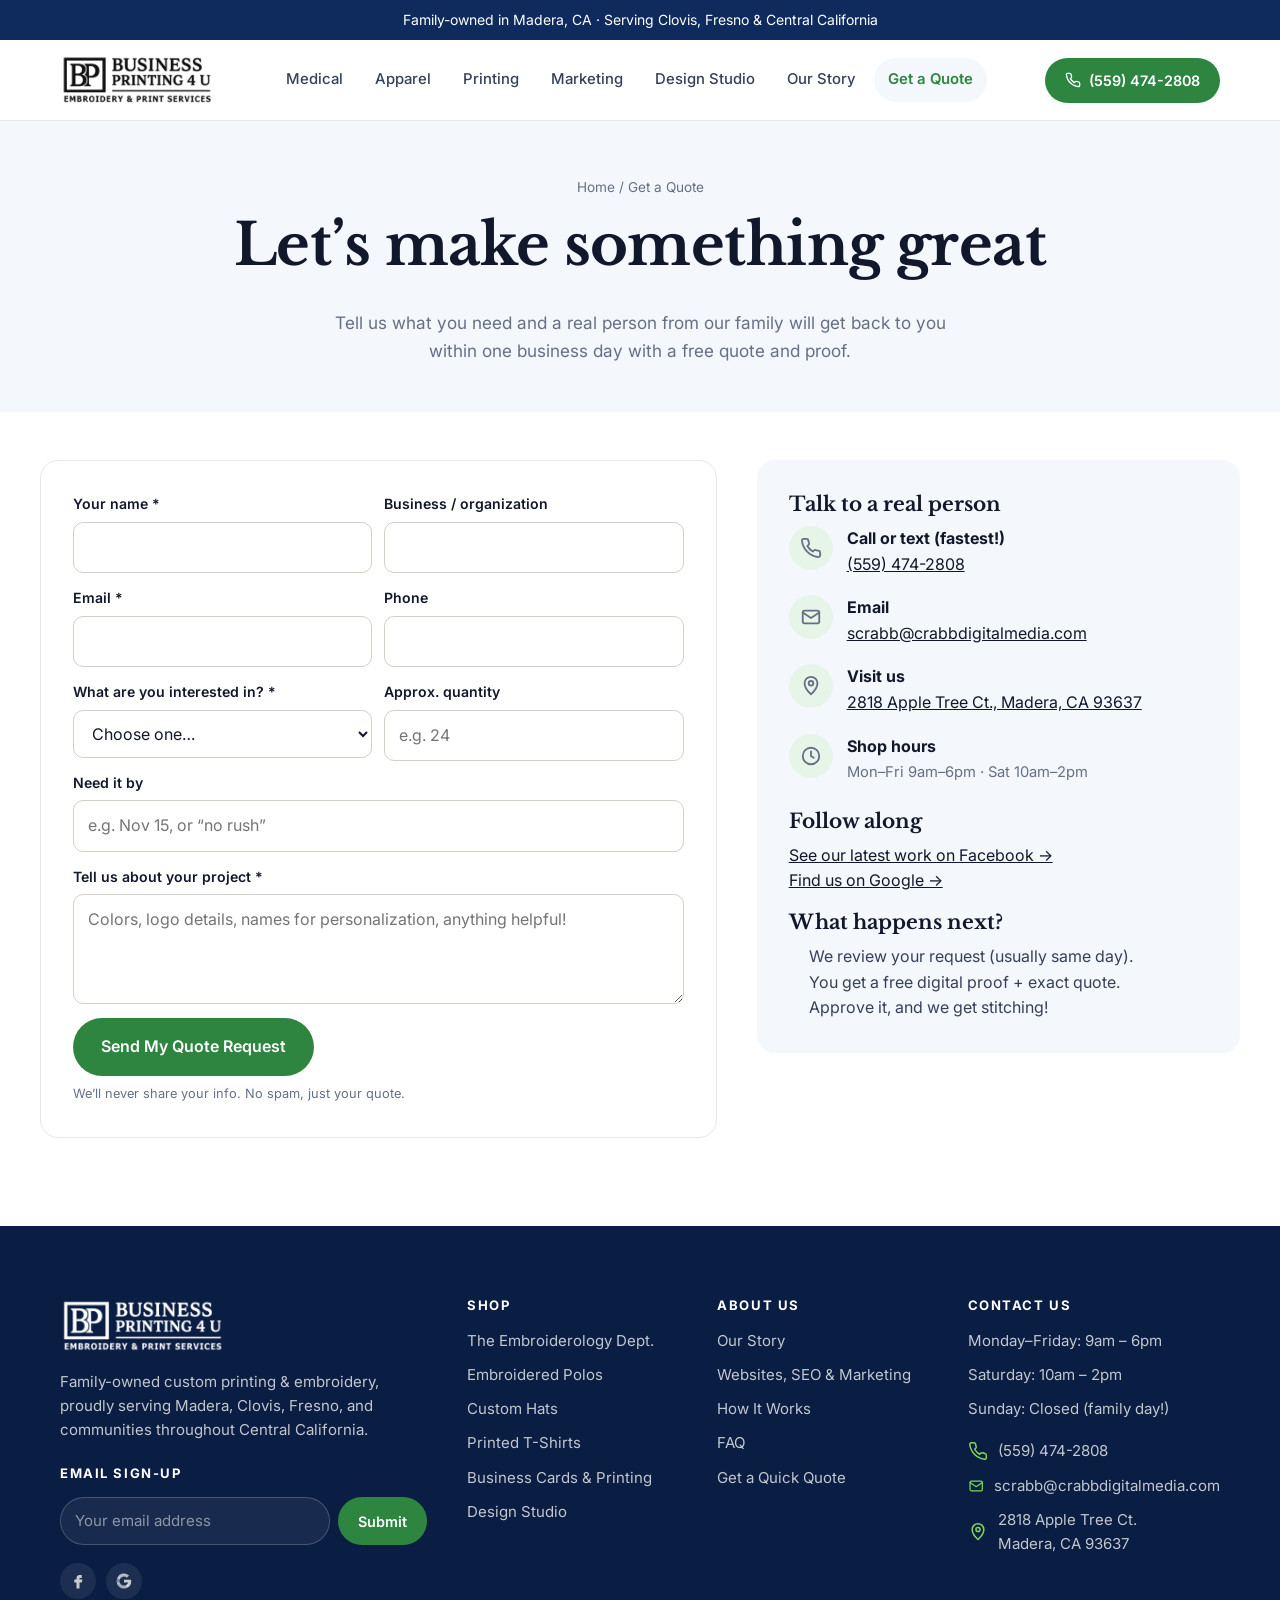
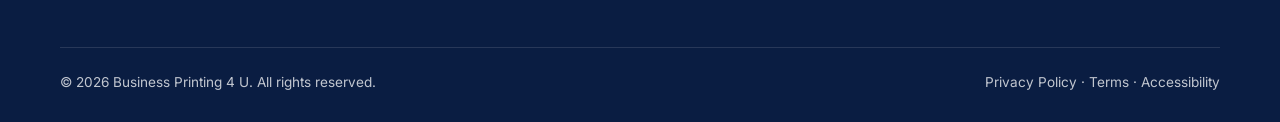
<file: contact.html>
<!DOCTYPE html>
<html lang="en">
<head>
  <meta charset="UTF-8">
  <meta name="viewport" content="width=device-width, initial-scale=1">
  <title>Get a Free Quote | Business Printing 4 U</title>
  <meta name="description" content="Call or text (559) 474-2808 or request a free quote for custom embroidery, printing and marketing. Serving Madera, Clovis, Fresno & Central California.">
  <link rel="icon" type="image/png" href="assets/img/favicon.png">
  <link rel="preconnect" href="https://fonts.googleapis.com">
  <link rel="preconnect" href="https://fonts.gstatic.com" crossorigin>
  <link href="https://fonts.googleapis.com/css2?family=Inter:wght@400;500;600;700;800&family=Libre+Baskerville:ital,wght@0,400;0,700;1,400;1,700&display=swap" rel="stylesheet">
  <link rel="stylesheet" href="css/styles.css">
</head>
<body>
  <a class="visually-hidden" href="#main">Skip to content</a>

  <div class="announce">
    Family-owned in Madera, CA · Serving Clovis, Fresno &amp; Central California
  </div>

  <header class="site-header">
    <div class="container header-inner">
      <a class="brand" href="index.html" aria-label="Business Printing 4 U, home">
        <img src="assets/img/logo-dark.png" alt="Business Printing 4 U, Embroidery &amp; Print Services" width="700" height="237">
      </a>

      <nav class="main-nav" id="site-nav" aria-label="Main">
        <ul>
          <li><a href="products.html?cat=medical">Medical</a></li>
          <li><a href="products.html">Apparel</a></li>
          <li><a href="index.html#business-printing">Printing</a></li>
          <li><a href="index.html#services">Marketing</a></li>
          <li><a href="design.html">Design Studio</a></li>
          <li><a href="index.html#our-story">Our Story</a></li>
          <li class="nav-quote"><a href="contact.html" aria-current="page">Get a Quote</a></li>
        </ul>
      </nav>

      <div class="header-actions">
        <a class="btn btn--primary btn--sm header-call" href="tel:+15594742808">
          <svg viewBox="0 0 24 24" width="16" height="16" fill="none" stroke="currentColor" stroke-width="2" stroke-linecap="round" stroke-linejoin="round" aria-hidden="true"><path d="M22 16.9v3a2 2 0 0 1-2.2 2 19.8 19.8 0 0 1-8.6-3.1 19.5 19.5 0 0 1-6-6A19.8 19.8 0 0 1 2.1 4.2 2 2 0 0 1 4.1 2h3a2 2 0 0 1 2 1.7c.1 1 .4 1.9.7 2.8a2 2 0 0 1-.5 2.1L8 9.9a16 16 0 0 0 6 6l1.3-1.3a2 2 0 0 1 2.1-.4c.9.3 1.8.6 2.8.7a2 2 0 0 1 1.7 2z"/></svg>
          <span>(559) 474-2808</span>
        </a>
        <button class="nav-toggle" type="button" aria-expanded="false" aria-controls="site-nav" aria-label="Open menu"><span></span></button>
      </div>
    </div>
  </header>

  <main id="main">
    <section class="page-hero">
      <div class="container">
        <div class="breadcrumbs"><a href="index.html">Home</a> / Get a Quote</div>
        <h1>Let’s make something great</h1>
        <p>Tell us what you need and a real person from our family will get back to you within one business day with a free quote and proof.</p>
      </div>
    </section>

    <div class="container contact-grid">
      <div class="form-card">
        <div data-design-summary hidden></div>
        <form novalidate data-quote-form>
          <div class="field-row">
            <div class="field">
              <label for="q-name">Your name *</label>
              <input id="q-name" name="name" type="text" autocomplete="name" required>
            </div>
            <div class="field">
              <label for="q-org">Business / organization</label>
              <input id="q-org" name="organization" type="text" autocomplete="organization">
            </div>
          </div>
          <div class="field-row">
            <div class="field">
              <label for="q-email">Email *</label>
              <input id="q-email" name="email" type="email" autocomplete="email" required>
            </div>
            <div class="field">
              <label for="q-phone">Phone</label>
              <input id="q-phone" name="phone" type="tel" autocomplete="tel">
            </div>
          </div>
          <div class="field-row">
            <div class="field">
              <label for="q-product">What are you interested in? *</label>
              <select id="q-product" name="product" required>
                <option value="">Choose one…</option>
                <option>Medical Jackets</option>
                <option>Lab Coats &amp; Scrubs</option>
                <option>Polos</option>
                <option>Hats</option>
                <option>T-Shirts</option>
                <option>Hoodies</option>
                <option>Business Cards / Postcards / Door Hangers</option>
                <option>Banners / Promotional Products</option>
                <option>Website Design / SEO / Marketing</option>
                <option>A mix of items</option>
                <option>Something else</option>
              </select>
            </div>
            <div class="field">
              <label for="q-qty">Approx. quantity</label>
              <input id="q-qty" name="quantity" type="number" min="1" placeholder="e.g. 24">
            </div>
          </div>
          <div class="field">
            <label for="q-date">Need it by</label>
            <input id="q-date" name="date" type="text" placeholder="e.g. Nov 15, or “no rush”">
          </div>
          <div class="field">
            <label for="q-msg">Tell us about your project *</label>
            <textarea id="q-msg" name="message" required placeholder="Colors, logo details, names for personalization, anything helpful!"></textarea>
          </div>
          <button class="btn btn--primary" type="submit">Send My Quote Request</button>
          <p class="hint">We’ll never share your info. No spam, just your quote.</p>
        </form>
      </div>

      <aside class="info-card">
        <h3>Talk to a real person</h3>
        <ul>
          <li><span class="icon-circle"><svg viewBox="0 0 24 24" fill="none" stroke="currentColor" stroke-width="2" stroke-linecap="round" stroke-linejoin="round" aria-hidden="true"><path d="M22 16.9v3a2 2 0 0 1-2.2 2 19.8 19.8 0 0 1-8.6-3.1 19.5 19.5 0 0 1-6-6A19.8 19.8 0 0 1 2.1 4.2 2 2 0 0 1 4.1 2h3a2 2 0 0 1 2 1.7c.1 1 .4 1.9.7 2.8a2 2 0 0 1-.5 2.1L8 9.9a16 16 0 0 0 6 6l1.3-1.3a2 2 0 0 1 2.1-.4c.9.3 1.8.6 2.8.7a2 2 0 0 1 1.7 2z"/></svg></span><div><strong>Call or text (fastest!)</strong><a href="tel:+15594742808">(559) 474-2808</a></div></li>
          <li><span class="icon-circle"><svg viewBox="0 0 24 24" fill="none" stroke="currentColor" stroke-width="2" stroke-linecap="round" stroke-linejoin="round" aria-hidden="true"><rect x="3" y="5" width="18" height="14" rx="2"/><path d="M3 7l9 6 9-6"/></svg></span><div><strong>Email</strong><a href="mailto:scrabb@crabbdigitalmedia.com">scrabb@crabbdigitalmedia.com</a></div></li>
          <li><span class="icon-circle"><svg viewBox="0 0 24 24" fill="none" stroke="currentColor" stroke-width="2" stroke-linecap="round" stroke-linejoin="round" aria-hidden="true"><path d="M12 21s-7-6.2-7-12a7 7 0 0 1 14 0c0 5.8-7 12-7 12z"/><circle cx="12" cy="9" r="2.5"/></svg></span><div><strong>Visit us</strong><a href="https://maps.google.com/?q=2818+Apple+Tree+Ct,+Madera,+CA+93637" target="_blank" rel="noopener">2818 Apple Tree Ct., Madera, CA 93637</a></div></li>
          <li><span class="icon-circle"><svg viewBox="0 0 24 24" fill="none" stroke="currentColor" stroke-width="2" stroke-linecap="round" stroke-linejoin="round" aria-hidden="true"><circle cx="12" cy="12" r="9"/><path d="M12 7v5l3 2"/></svg></span><div><strong>Shop hours</strong><span>Mon–Fri 9am–6pm · Sat 10am–2pm</span></div></li>
        </ul>
        <h3 style="margin-top:8px">Follow along</h3>
        <p><a href="https://www.facebook.com/p/Business-Printing-4-U-Kimmy-Kims-61561364522656/" target="_blank" rel="noopener">See our latest work on Facebook →</a><br><a href="https://share.google/ccZS9ceE6vZM1kN2d" target="_blank" rel="noopener">Find us on Google →</a></p>
        <h3>What happens next?</h3>
        <ol style="padding-left:20px;margin:0;color:var(--ink-soft)">
          <li>We review your request (usually same day).</li>
          <li>You get a free digital proof + exact quote.</li>
          <li>Approve it, and we get stitching!</li>
        </ol>
      </aside>
    </div>
  </main>

  <footer class="site-footer">
    <div class="container">
      <div class="footer-grid">
        <div class="footer-brand">
          <img src="assets/img/logo-light.png" alt="Business Printing 4 U" width="700" height="237" loading="lazy">
          <p>Family-owned custom printing &amp; embroidery, proudly serving Madera, Clovis, Fresno, and communities throughout Central California.</p>
          <h4 style="margin-top:24px">Email sign-up</h4>
          <form class="newsletter" data-newsletter>
            <label class="visually-hidden" for="nl-email-contact">Email address</label>
            <input id="nl-email-contact" type="email" placeholder="Your email address" required>
            <button class="btn btn--primary btn--sm" type="submit">Submit</button>
          </form>
          <div class="social" aria-label="Follow us">
            <a href="https://www.facebook.com/p/Business-Printing-4-U-Kimmy-Kims-61561364522656/" target="_blank" rel="noopener" aria-label="Business Printing 4 U on Facebook"><svg viewBox="0 0 24 24" fill="currentColor" aria-hidden="true"><path d="M14 8h3V4h-3c-2.8 0-4 1.8-4 4.3V10H7v4h3v8h4v-8h3l1-4h-4V8.6c0-.4.3-.6.6-.6z"/></svg></a>
            <a href="https://share.google/ccZS9ceE6vZM1kN2d" target="_blank" rel="noopener" aria-label="Business Printing 4 U on Google"><svg viewBox="0 0 24 24" fill="currentColor" aria-hidden="true"><path d="M21.6 12.2c0-.7-.1-1.4-.2-2H12v3.9h5.4a4.6 4.6 0 0 1-2 3v2.5h3.2c1.9-1.7 3-4.3 3-7.4z"/><path d="M12 22c2.7 0 5-.9 6.6-2.4l-3.2-2.5c-.9.6-2 1-3.4 1-2.6 0-4.8-1.8-5.6-4.1H3.1v2.6A10 10 0 0 0 12 22z" opacity=".8"/><path d="M6.4 14c-.2-.6-.3-1.3-.3-2s.1-1.4.3-2V7.4H3.1a10 10 0 0 0 0 9.2L6.4 14z" opacity=".6"/><path d="M12 6c1.5 0 2.8.5 3.8 1.5l2.9-2.9A10 10 0 0 0 3.1 7.4L6.4 10C7.2 7.8 9.4 6 12 6z" opacity=".9"/></svg></a>
          </div>
        </div>
        <div>
          <h4>Shop</h4>
          <ul>
            <li><a href="products.html?cat=medical">The Embroiderology Dept.</a></li>
            <li><a href="products.html?cat=polos">Embroidered Polos</a></li>
            <li><a href="products.html?cat=hats">Custom Hats</a></li>
            <li><a href="products.html?cat=tees">Printed T-Shirts</a></li>
            <li><a href="index.html#business-printing">Business Cards &amp; Printing</a></li>
            <li><a href="design.html">Design Studio</a></li>
          </ul>
        </div>
        <div>
          <h4>About us</h4>
          <ul>
            <li><a href="index.html#our-story">Our Story</a></li>
            <li><a href="index.html#services">Websites, SEO &amp; Marketing</a></li>
            <li><a href="index.html#how-it-works">How It Works</a></li>
            <li><a href="index.html#faq">FAQ</a></li>
            <li><a href="contact.html">Get a Quick Quote</a></li>
          </ul>
        </div>
        <div>
          <h4>Contact us</h4>
          <ul class="hours">
            <li>Monday–Friday: 9am – 6pm</li>
            <li>Saturday: 10am – 2pm</li>
            <li>Sunday: Closed (family day!)</li>
          </ul>
          <ul class="contact-links">
            <li><svg viewBox="0 0 24 24" fill="none" stroke="currentColor" stroke-width="1.8" stroke-linecap="round" stroke-linejoin="round" aria-hidden="true"><path d="M22 16.9v3a2 2 0 0 1-2.2 2 19.8 19.8 0 0 1-8.6-3.1 19.5 19.5 0 0 1-6-6A19.8 19.8 0 0 1 2.1 4.2 2 2 0 0 1 4.1 2h3a2 2 0 0 1 2 1.7c.1 1 .4 1.9.7 2.8a2 2 0 0 1-.5 2.1L8 9.9a16 16 0 0 0 6 6l1.3-1.3a2 2 0 0 1 2.1-.4c.9.3 1.8.6 2.8.7a2 2 0 0 1 1.7 2z"/></svg><a href="tel:+15594742808">(559) 474-2808</a></li>
            <li><svg viewBox="0 0 24 24" fill="none" stroke="currentColor" stroke-width="1.8" stroke-linecap="round" stroke-linejoin="round" aria-hidden="true"><rect x="3" y="5" width="18" height="14" rx="2"/><path d="M3 7l9 6 9-6"/></svg><a href="mailto:scrabb@crabbdigitalmedia.com">scrabb@crabbdigitalmedia.com</a></li>
            <li><svg viewBox="0 0 24 24" fill="none" stroke="currentColor" stroke-width="1.8" stroke-linecap="round" stroke-linejoin="round" aria-hidden="true"><path d="M12 21s-7-6.2-7-12a7 7 0 0 1 14 0c0 5.8-7 12-7 12z"/><circle cx="12" cy="9" r="2.5"/></svg><a href="https://maps.google.com/?q=2818+Apple+Tree+Ct,+Madera,+CA+93637" target="_blank" rel="noopener">2818 Apple Tree Ct.<br>Madera, CA 93637</a></li>
          </ul>
        </div>
      </div>
      <div class="footer-bottom">
        <span>© <span data-year>2026</span> Business Printing 4 U. All rights reserved.</span>
        <span><a href="#">Privacy Policy</a> · <a href="#">Terms</a> · <a href="#">Accessibility</a></span>
      </div>
    </div>
  </footer>

  <div class="toast" role="status" aria-live="polite"></div>

  <script src="js/product-photos.js"></script>
  <script src="js/catalog.js"></script>
  <script src="js/main.js"></script>

</body>
</html>
</file>
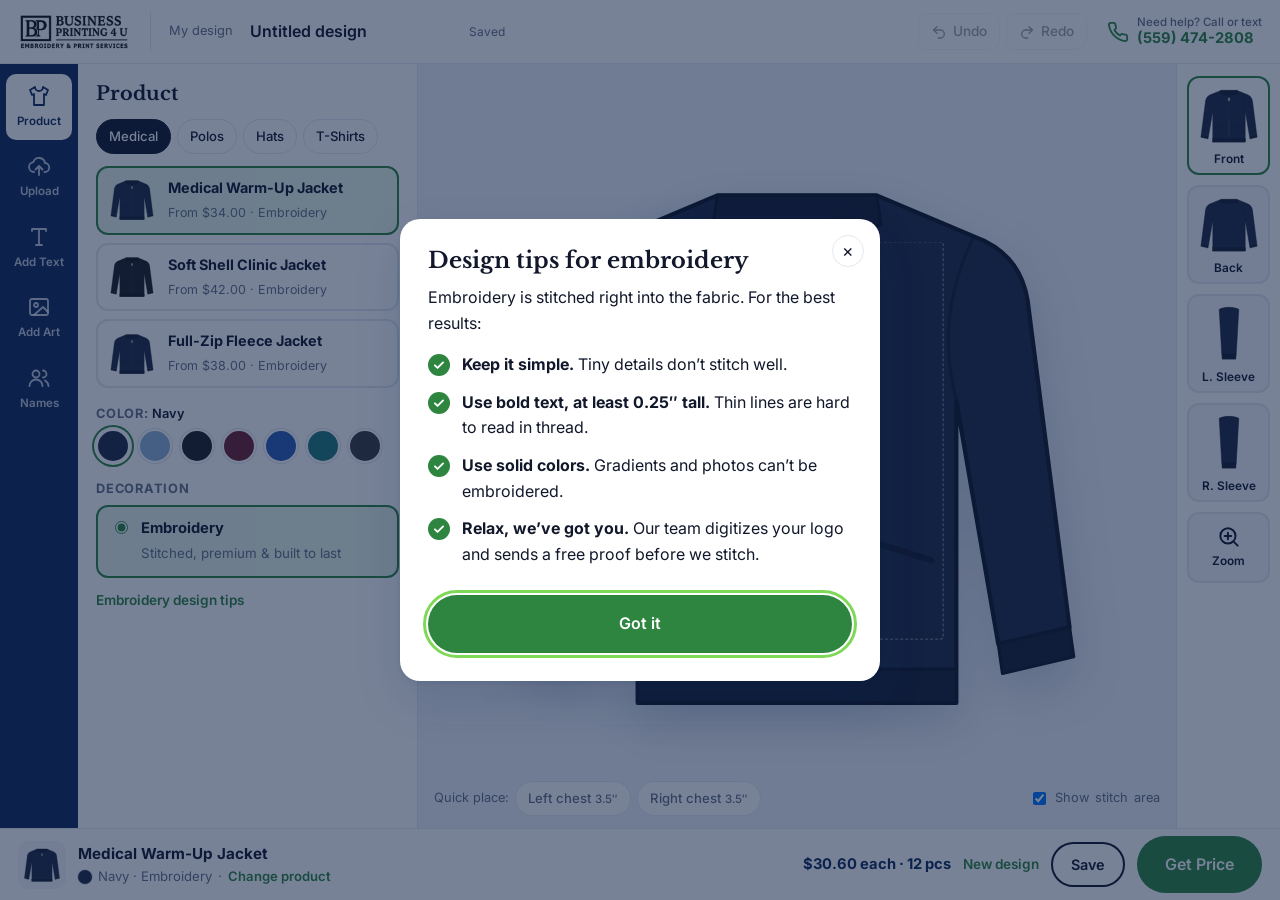
<file: design.html>
<!DOCTYPE html>
<html lang="en">
<head>
  <meta charset="UTF-8">
  <meta name="viewport" content="width=device-width, initial-scale=1">
  <title>Design Studio | Business Printing 4 U</title>
  <meta name="description" content="Design custom embroidered and printed apparel online. Add your logo, text, and names, see your price, and send your order to Business Printing 4 U in Madera, CA.">
  <link rel="icon" type="image/png" href="assets/img/favicon.png">
  <link rel="preconnect" href="https://fonts.googleapis.com">
  <link rel="preconnect" href="https://fonts.gstatic.com" crossorigin>
  <link href="https://fonts.googleapis.com/css2?family=Inter:wght@400;500;600;700;800&family=Libre+Baskerville:ital,wght@0,400;0,700;1,400&family=Montserrat:ital,wght@0,400;0,700;1,400&family=Oswald:wght@400;700&family=Bebas+Neue&family=Anton&family=Roboto+Slab:wght@400;700&family=Playfair+Display:ital,wght@0,400;0,700;1,400&family=Lobster&family=Pacifico&family=Great+Vibes&family=Permanent+Marker&display=swap" rel="stylesheet">
  <link rel="stylesheet" href="css/styles.css">
  <link rel="stylesheet" href="css/studio.css">
</head>
<body class="studio-page">

  <!-- ===== Top bar ===== -->
  <header class="studio-top">
    <a class="studio-brand" href="index.html" aria-label="Business Printing 4 U, back to the website">
      <img src="assets/img/logo-dark.png" alt="Business Printing 4 U" width="700" height="237">
    </a>
    <div class="design-title">
      <label for="design-name">My design</label>
      <input id="design-name" type="text" maxlength="60" data-design-name>
      <small data-save-status>Saved</small>
    </div>
    <div class="top-tools">
      <button type="button" class="tool-btn" data-undo disabled aria-label="Undo">
        <svg viewBox="0 0 24 24" fill="none" stroke="currentColor" stroke-width="2" stroke-linecap="round" stroke-linejoin="round" aria-hidden="true"><path d="M9 14L4 9l5-5"/><path d="M4 9h10a6 6 0 0 1 0 12h-3"/></svg><span>Undo</span>
      </button>
      <button type="button" class="tool-btn" data-redo disabled aria-label="Redo">
        <svg viewBox="0 0 24 24" fill="none" stroke="currentColor" stroke-width="2" stroke-linecap="round" stroke-linejoin="round" aria-hidden="true"><path d="M15 14l5-5-5-5"/><path d="M20 9H10a6 6 0 0 0 0 12h3"/></svg><span>Redo</span>
      </button>
    </div>
    <a class="top-help" href="tel:+15594742808">
      <svg viewBox="0 0 24 24" fill="none" stroke="currentColor" stroke-width="2" stroke-linecap="round" stroke-linejoin="round" aria-hidden="true"><path d="M22 16.9v3a2 2 0 0 1-2.2 2 19.8 19.8 0 0 1-8.6-3.1 19.5 19.5 0 0 1-6-6A19.8 19.8 0 0 1 2.1 4.2 2 2 0 0 1 4.1 2h3a2 2 0 0 1 2 1.7c.1 1 .4 1.9.7 2.8a2 2 0 0 1-.5 2.1L8 9.9a16 16 0 0 0 6 6l1.3-1.3a2 2 0 0 1 2.1-.4c.9.3 1.8.6 2.8.7a2 2 0 0 1 1.7 2z"/></svg>
      <span><small>Need help? Call or text</small>(559) 474-2808</span>
    </a>
  </header>

  <div class="studio-main">

    <!-- ===== Tool rail ===== -->
    <nav class="rail" aria-label="Design tools">
      <button type="button" data-rail="product" aria-pressed="false">
        <svg viewBox="0 0 24 24" fill="none" stroke="currentColor" stroke-width="1.8" stroke-linecap="round" stroke-linejoin="round" aria-hidden="true"><path d="M8 3l-5 3 2 5 2-1v11h10V10l2 1 2-5-5-3a4 4 0 0 1-8 0z"/></svg>Product
      </button>
      <button type="button" data-rail="upload" aria-pressed="false">
        <svg viewBox="0 0 24 24" fill="none" stroke="currentColor" stroke-width="1.8" stroke-linecap="round" stroke-linejoin="round" aria-hidden="true"><path d="M7 18a5 5 0 0 1-.6-9.96A6 6 0 0 1 18 9a4.5 4.5 0 0 1-.5 9"/><path d="M12 12v9M8.5 15.5L12 12l3.5 3.5"/></svg>Upload
      </button>
      <button type="button" data-rail="text" aria-pressed="false">
        <svg viewBox="0 0 24 24" fill="none" stroke="currentColor" stroke-width="1.8" stroke-linecap="round" stroke-linejoin="round" aria-hidden="true"><path d="M5 6V4h14v2M12 4v16M9 20h6"/></svg>Add Text
      </button>
      <button type="button" data-rail="art" aria-pressed="false">
        <svg viewBox="0 0 24 24" fill="none" stroke="currentColor" stroke-width="1.8" stroke-linecap="round" stroke-linejoin="round" aria-hidden="true"><rect x="3" y="4" width="18" height="16" rx="2"/><circle cx="9" cy="10" r="2"/><path d="M21 17l-5-5-9 8"/></svg>Add Art
      </button>
      <button type="button" data-rail="names" aria-pressed="false">
        <svg viewBox="0 0 24 24" fill="none" stroke="currentColor" stroke-width="1.8" stroke-linecap="round" stroke-linejoin="round" aria-hidden="true"><circle cx="9" cy="8" r="3.5"/><path d="M2.5 20a6.5 6.5 0 0 1 13 0M16 4.5a3.5 3.5 0 0 1 0 7M18 14.5a6.5 6.5 0 0 1 3.5 5.5"/></svg>Names
      </button>
    </nav>

    <!-- ===== Tool panels ===== -->
    <aside class="tool-panel" aria-label="Tool options">

      <section class="panel-sec" data-panel="product">
        <header class="panel-head"><h2>Product</h2><button type="button" class="icon-btn" data-close-panel aria-label="Close panel">×</button></header>
        <div class="chips-row" data-cat-tabs></div>
        <div class="style-list" data-style-list></div>
        <h3 class="panel-label">Color: <span data-color-name></span></h3>
        <div class="swatch-row" data-color-list></div>
        <h3 class="panel-label">Decoration</h3>
        <div class="method-list" data-method-list></div>
        <button type="button" class="link-btn" data-show-tips>Embroidery design tips</button>
      </section>

      <section class="panel-sec" data-panel="upload">
        <header class="panel-head"><h2>Upload your art</h2><button type="button" class="icon-btn" data-close-panel aria-label="Close panel">×</button></header>
        <label class="dropzone" data-dropzone>
          <input type="file" multiple accept="image/*,.svg,.pdf,.ai,.eps,.psd,.dst,.pes" data-file-input>
          <svg viewBox="0 0 24 24" fill="none" stroke="currentColor" stroke-width="1.6" stroke-linecap="round" stroke-linejoin="round" aria-hidden="true"><path d="M7 18a5 5 0 0 1-.6-9.96A6 6 0 0 1 18 9a4.5 4.5 0 0 1-.5 9"/><path d="M12 12v9M8.5 15.5L12 12l3.5 3.5"/></svg>
          <strong>Choose files or drag them here</strong>
          <span>PNG, JPG, or SVG go right on your design. PDF, AI, EPS, and embroidery files (DST/PES) are attached for our artists.</span>
        </label>
        <p class="hint">Tip: you can also paste an image (Ctrl+V) or drop it on the garment.</p>
        <h3 class="panel-label">Your uploads</h3>
        <div class="upload-list" data-upload-list></div>
      </section>

      <section class="panel-sec" data-panel="text">
        <header class="panel-head"><h2>Text</h2><button type="button" class="icon-btn" data-close-panel aria-label="Close panel">×</button></header>
        <div data-text-new>
          <div class="field">
            <label for="new-text">Type your text</label>
            <input id="new-text" type="text" placeholder="e.g. Madera Family Dental" data-new-text>
          </div>
          <div class="field">
            <label for="new-font">Font</label>
            <select id="new-font" data-new-font data-font-select></select>
          </div>
          <button type="button" class="btn btn--primary btn--block" data-add-text>Add to Design</button>
          <p class="hint">Click text on the garment to edit it. Double-click to type right on the design.</p>
        </div>
        <div data-text-edit hidden>
          <p class="note" data-text-kind hidden>This text changes for each person in your Names list.</p>
          <div class="field">
            <label for="text-content">Edit text</label>
            <textarea id="text-content" rows="2" data-text-content></textarea>
          </div>
          <div class="field">
            <label for="text-font">Font</label>
            <select id="text-font" data-text-font data-font-select></select>
          </div>
          <div class="btn-group" role="group" aria-label="Text style">
            <button type="button" class="seg" data-text-bold aria-pressed="false"><b>B</b></button>
            <button type="button" class="seg" data-text-italic aria-pressed="false"><i>I</i></button>
            <button type="button" class="seg" data-text-align="left" aria-pressed="false" aria-label="Align left">⟸</button>
            <button type="button" class="seg" data-text-align="center" aria-pressed="false" aria-label="Align center">≡</button>
            <button type="button" class="seg" data-text-align="right" aria-pressed="false" aria-label="Align right">⟹</button>
          </div>
          <h3 class="panel-label"><span class="emb-only">Thread</span><span class="print-only">Ink</span> color: <span data-text-color-name></span></h3>
          <div class="swatch-row swatch-row--sm" data-thread-row="fill"></div>
          <div class="field">
            <label for="text-spacing">Letter spacing</label>
            <input id="text-spacing" type="range" min="-100" max="800" step="10" value="0" data-text-spacing>
          </div>
          <div class="field">
            <label for="text-outline">Outline</label>
            <input id="text-outline" type="range" min="0" max="12" step="1" value="0" data-text-outline>
          </div>
          <div class="swatch-row swatch-row--sm" data-thread-row="stroke"></div>
        </div>
      </section>

      <section class="panel-sec" data-panel="art">
        <header class="panel-head"><h2>Add art</h2><button type="button" class="icon-btn" data-close-panel aria-label="Close panel">×</button></header>
        <div class="art-grid" data-art-grid></div>
        <div data-art-color hidden>
          <h3 class="panel-label">Art color</h3>
          <div class="swatch-row swatch-row--sm" data-thread-row="art"></div>
        </div>
        <p class="hint">Need something custom? Upload your logo or describe it in your order notes. Design help is free.</p>
      </section>

      <section class="panel-sec" data-panel="names">
        <header class="panel-head"><h2>Names &amp; titles</h2><button type="button" class="icon-btn" data-close-panel aria-label="Close panel">×</button></header>
        <p class="hint" style="margin-top:0">Perfect for medical teams: each piece gets its own name, credentials, and size.</p>
        <label class="toggle"><input type="checkbox" data-names-toggle> <span>Personalize each piece</span></label>
        <div data-names-body hidden>
          <div class="names-preview">
            <button type="button" class="icon-btn" data-names-nav="-1" aria-label="Previous person">‹</button>
            <span><small>Previewing</small><strong data-names-preview></strong></span>
            <button type="button" class="icon-btn" data-names-nav="1" aria-label="Next person">›</button>
          </div>
          <button type="button" class="btn btn--dark btn--sm btn--block" data-names-place>Add name fields to this side</button>
          <div class="names-head"><span>Name</span><span>Line 2</span><span>Size</span><span></span></div>
          <div class="names-rows" data-names-rows></div>
          <div class="names-actions">
            <button type="button" class="link-btn" data-names-add>+ Add person</button>
            <span class="hint" data-names-count></span>
          </div>
          <div class="field">
            <label for="names-paste">Or paste from a spreadsheet</label>
            <textarea id="names-paste" rows="3" placeholder="Jane Smith, RN, Cardiology, M&#10;Dr. Ray Patel, Family Medicine, L" data-names-paste></textarea>
          </div>
          <button type="button" class="btn btn--outline btn--sm" data-names-paste-apply>Add pasted names</button>
        </div>
      </section>
    </aside>

    <!-- ===== Stage ===== -->
    <main class="stage-col" id="main">
      <div class="stage-top">
        <div class="obj-toolbar" data-obj-toolbar hidden role="toolbar" aria-label="Selected item">
          <button type="button" data-act="duplicate" title="Duplicate (Ctrl+D)"><svg viewBox="0 0 24 24" fill="none" stroke="currentColor" stroke-width="1.8" aria-hidden="true"><rect x="8" y="8" width="12" height="12" rx="2"/><path d="M16 8V5a1 1 0 0 0-1-1H5a1 1 0 0 0-1 1v10a1 1 0 0 0 1 1h3"/></svg><span>Duplicate</span></button>
          <button type="button" data-act="center" title="Center"><svg viewBox="0 0 24 24" fill="none" stroke="currentColor" stroke-width="1.8" aria-hidden="true"><path d="M12 3v18M7 8h10v8H7z"/></svg><span>Center</span></button>
          <button type="button" data-act="forward" title="Bring forward"><svg viewBox="0 0 24 24" fill="none" stroke="currentColor" stroke-width="1.8" aria-hidden="true"><rect x="9" y="9" width="11" height="11" rx="1" fill="currentColor" opacity=".25"/><rect x="4" y="4" width="11" height="11" rx="1"/></svg><span>Forward</span></button>
          <button type="button" data-act="backward" title="Send backward"><svg viewBox="0 0 24 24" fill="none" stroke="currentColor" stroke-width="1.8" aria-hidden="true"><rect x="4" y="4" width="11" height="11" rx="1" fill="currentColor" opacity=".25"/><rect x="9" y="9" width="11" height="11" rx="1"/></svg><span>Back</span></button>
          <button type="button" data-act="flip" title="Flip"><svg viewBox="0 0 24 24" fill="none" stroke="currentColor" stroke-width="1.8" aria-hidden="true"><path d="M12 3v18M8 7L3 12l5 5V7zM16 7l5 5-5 5V7z"/></svg><span>Flip</span></button>
          <button type="button" data-act="delete" title="Delete (Del)" class="danger"><svg viewBox="0 0 24 24" fill="none" stroke="currentColor" stroke-width="1.8" aria-hidden="true"><path d="M4 7h16M10 11v6M14 11v6M6 7l1 13h10l1-13M9 7V4h6v3"/></svg><span>Delete</span></button>
        </div>
        <span class="readout" data-readout hidden></span>
      </div>

      <div class="stage-wrap" data-stage-wrap>
        <div class="stage" data-stage></div>
      </div>

      <div class="stage-bottom">
        <div class="presets" data-presets></div>
        <label class="guide-toggle"><input type="checkbox" data-guides checked> Show <span class="emb-only">stitch</span><span class="print-only">print</span> area</label>
      </div>
      <ul class="warnings" data-warnings hidden></ul>
    </main>

    <!-- ===== Views ===== -->
    <aside class="views-col" aria-label="Garment sides">
      <div class="view-thumbs" data-view-thumbs></div>
      <button type="button" class="view-thumb zoom-btn" data-zoom aria-pressed="false">
        <svg viewBox="0 0 24 24" fill="none" stroke="currentColor" stroke-width="1.8" stroke-linecap="round" aria-hidden="true"><circle cx="11" cy="11" r="7"/><path d="M20 20l-3.5-3.5M11 8v6M8 11h6"/></svg>
        <span class="vt-label">Zoom</span>
      </button>
    </aside>
  </div>

  <!-- ===== Bottom bar ===== -->
  <footer class="studio-bar">
    <div class="bar-product">
      <span class="bar-thumb" data-bar-thumb></span>
      <div>
        <strong data-bar-name></strong>
        <span class="bar-meta"><i class="bar-swatch" data-bar-swatch></i><span data-bar-color></span> · <button type="button" class="link-btn" data-change-product>Change product</button></span>
      </div>
    </div>
    <div class="bar-actions">
      <span class="bar-price" data-bar-price></span>
      <button type="button" class="link-btn" data-new-design>New design</button>
      <button type="button" class="btn btn--outline btn--sm" data-save>Save</button>
      <button type="button" class="btn btn--primary" data-get-price>Get Price</button>
    </div>
  </footer>

  <!-- ===== Modals ===== -->
  <div class="modal-root" data-modal-root hidden>
    <div class="modal" data-modal="tips" role="dialog" aria-modal="true" aria-labelledby="tips-title" hidden>
      <button type="button" class="icon-btn modal-x" data-close-modal aria-label="Close">×</button>
      <h2 id="tips-title">Design tips for embroidery</h2>
      <p>Embroidery is stitched right into the fabric. For the best results:</p>
      <ul class="check-list">
        <li><span><strong>Keep it simple.</strong> Tiny details don’t stitch well.</span></li>
        <li><span><strong>Use bold text, at least 0.25″ tall.</strong> Thin lines are hard to read in thread.</span></li>
        <li><span><strong>Use solid colors.</strong> Gradients and photos can’t be embroidered.</span></li>
        <li><span><strong>Relax, we’ve got you.</strong> Our team digitizes your logo and sends a free proof before we stitch.</span></li>
      </ul>
      <button type="button" class="btn btn--primary btn--block" data-close-modal data-autofocus>Got it</button>
    </div>

    <div class="modal modal--wide" data-modal="price" role="dialog" aria-modal="true" aria-labelledby="price-title" hidden>
      <button type="button" class="icon-btn modal-x" data-close-modal aria-label="Close">×</button>

      <div data-step="qty">
        <h2 id="price-title">How many do you need?</h2>
        <p class="hint" data-qty-named hidden></p>
        <div class="qty-grid" data-qty-grid></div>
        <div class="price-summary" data-price-summary></div>
        <button type="button" class="btn btn--primary btn--block" data-to-details>Continue to Order</button>
      </div>

      <div data-step="details" hidden>
        <h2>Where should we send your proof?</h2>
        <p class="hint">No payment now. We review your design, send a free proof and final price, and only start once you approve.</p>
        <form data-order-form novalidate>
          <div class="field-row">
            <div class="field"><label for="cname">Your name *</label><input id="cname" name="cname" type="text" autocomplete="name" required></div>
            <div class="field"><label for="corg">Business / organization</label><input id="corg" name="corg" type="text" autocomplete="organization"></div>
          </div>
          <div class="field-row">
            <div class="field"><label for="cemail">Email *</label><input id="cemail" name="cemail" type="email" autocomplete="email" required></div>
            <div class="field"><label for="cphone">Phone</label><input id="cphone" name="cphone" type="tel" autocomplete="tel"></div>
          </div>
          <div class="field"><label for="cdate">Need it by</label><input id="cdate" name="cdate" type="text" placeholder="e.g. Nov 15, or “no rush”"></div>
          <div class="field"><label for="cnotes">Notes for our team</label><textarea id="cnotes" name="cnotes" rows="3" placeholder="Anything we should know: thread colors to match, logo details, delivery…"></textarea></div>
          <div class="hp" aria-hidden="true"><label for="website">Website</label><input id="website" name="website" type="text" tabindex="-1" autocomplete="off"></div>
          <div class="modal-actions">
            <button type="button" class="btn btn--outline" data-back-qty>Back</button>
            <button type="submit" class="btn btn--primary" data-submit-order>Submit Order Request</button>
          </div>
        </form>
      </div>

      <div data-step="done" hidden class="done">
        <div class="icon-circle done-ico"><svg viewBox="0 0 24 24" fill="none" stroke="currentColor" stroke-width="2.5" stroke-linecap="round" stroke-linejoin="round" aria-hidden="true"><path d="M5 12.5l4.5 4.5L19 7.5"/></svg></div>
        <h2>Order <span data-done-id></span></h2>
        <div data-done-sent hidden>
          <p>We got your design! Shawn &amp; Kimberly will review it and send your free proof within one business day.</p>
        </div>
        <div data-done-manual hidden>
          <p><strong>One last step:</strong> your order file just downloaded. Please email it to us so we can get started, or call/text and we’ll walk you through it.</p>
          <p><a class="btn btn--primary" data-done-mail href="#">Email My Order File</a></p>
        </div>
        <p><a class="link-btn" data-done-download href="#">Download my order file again</a> · <a class="link-btn" href="tel:+15594742808">(559) 474-2808</a></p>
        <button type="button" class="btn btn--outline" data-close-modal>Back to my design</button>
      </div>
    </div>
  </div>

  <div class="toast" role="status" aria-live="polite"></div>

  <script src="js/vendor/fabric.min.js"></script>
  <script src="js/vendor/jszip.min.js"></script>
  <script src="js/config.js"></script>
  <script src="js/product-photos.js"></script>
  <script src="js/catalog.js"></script>
  <script src="js/main.js"></script>
  <script src="js/studio.js"></script>
</body>
</html>
</file>
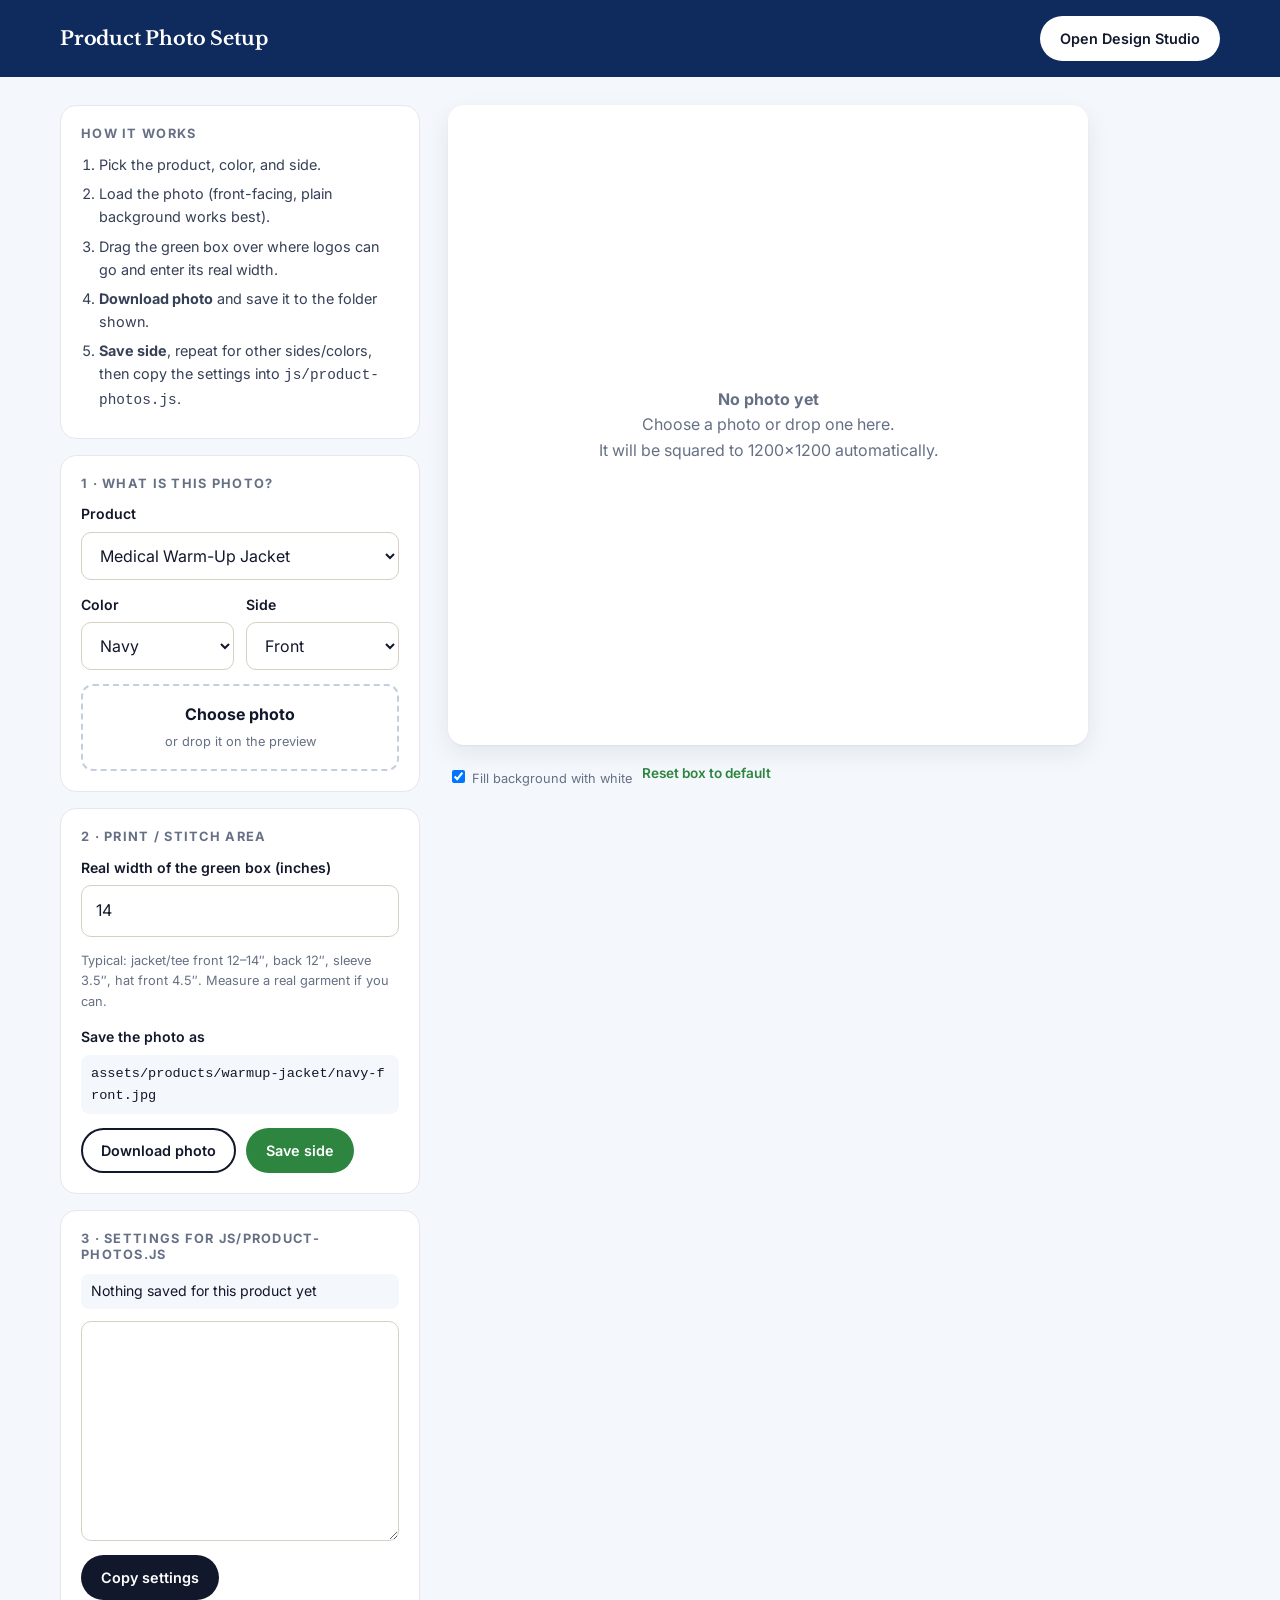
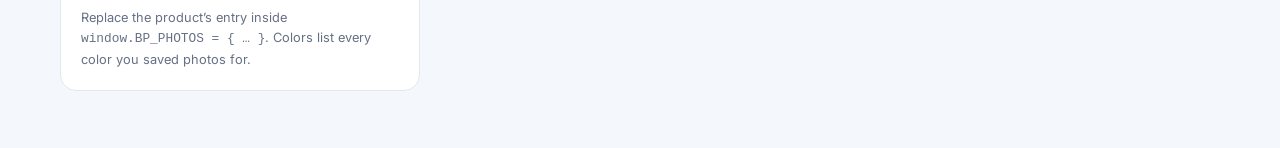
<file: photo-setup.html>
<!DOCTYPE html>
<html lang="en">
<head>
  <meta charset="UTF-8">
  <meta name="viewport" content="width=device-width, initial-scale=1">
  <meta name="robots" content="noindex, nofollow">
  <title>Photo Setup | Business Printing 4 U</title>
  <link rel="icon" type="image/png" href="assets/img/favicon.png">
  <link rel="preconnect" href="https://fonts.googleapis.com">
  <link rel="preconnect" href="https://fonts.gstatic.com" crossorigin>
  <link href="https://fonts.googleapis.com/css2?family=Inter:wght@400;500;600;700&family=Libre+Baskerville:wght@700&display=swap" rel="stylesheet">
  <link rel="stylesheet" href="css/styles.css">
  <style>
    body { background: var(--cream); }
    .ps-top { background: var(--navy); color: #fff; padding: 16px 0; }
    .ps-top .container { display: flex; align-items: center; gap: 16px; justify-content: space-between; }
    .ps-top img { height: 40px; filter: brightness(0) invert(1); }
    .ps-top h1 { font-size: 1.2rem; margin: 0; color: #fff; }
    .ps-grid { display: grid; grid-template-columns: 360px 1fr; gap: 28px; padding: 28px 20px 60px; align-items: start; }
    .card { background: #fff; border: 1px solid var(--line); border-radius: 16px; padding: 20px; }
    .card + .card { margin-top: 16px; }
    .card h2 { font-family: var(--font-body); font-size: .8rem; letter-spacing: .1em; text-transform: uppercase; color: var(--muted); margin-bottom: 12px; }
    .steps-mini { margin: 0; padding-left: 18px; color: var(--ink-soft); font-size: .9rem; }
    .steps-mini li { margin-bottom: 6px; }
    .editor-wrap { position: sticky; top: 20px; }
    .editor { position: relative; width: min(640px, 100%); aspect-ratio: 1 / 1; background: #fff; border-radius: 16px; box-shadow: var(--shadow); overflow: hidden; touch-action: none; }
    .editor canvas { width: 100%; height: 100%; display: block; }
    .editor .empty { position: absolute; inset: 0; display: grid; place-items: center; text-align: center; color: var(--muted); padding: 30px; }
    .editor.is-drag { outline: 3px dashed var(--accent); }
    .zone { position: absolute; border: 2px dashed var(--accent); background: rgba(46,133,64,.12); cursor: move; }
    .zone span { position: absolute; left: 50%; top: -26px; transform: translateX(-50%); white-space: nowrap; background: var(--accent); color: #fff; font-size: .75rem; font-weight: 700; padding: 2px 8px; border-radius: 999px; }
    .zone i { position: absolute; width: 14px; height: 14px; background: #fff; border: 2px solid var(--accent); border-radius: 50%; }
    .zone i[data-h="nw"] { left: -8px; top: -8px; cursor: nwse-resize; }
    .zone i[data-h="ne"] { right: -8px; top: -8px; cursor: nesw-resize; }
    .zone i[data-h="sw"] { left: -8px; bottom: -8px; cursor: nesw-resize; }
    .zone i[data-h="se"] { right: -8px; bottom: -8px; cursor: nwse-resize; }
    .editor-tools { display: flex; gap: 10px; flex-wrap: wrap; margin-top: 14px; align-items: center; }
    .path { font-family: ui-monospace, SFMono-Regular, Menlo, monospace; font-size: .85rem; background: var(--cream); border-radius: 8px; padding: 8px 10px; word-break: break-all; }
    textarea.code { font-family: ui-monospace, SFMono-Regular, Menlo, monospace; font-size: .8rem; min-height: 220px; }
    .saved-list { list-style: none; padding: 0; margin: 0; display: grid; gap: 6px; font-size: .88rem; }
    .saved-list li { display: flex; justify-content: space-between; background: var(--cream); border-radius: 8px; padding: 6px 10px; }
    @media (max-width: 900px) { .ps-grid { grid-template-columns: 1fr; } .editor-wrap { position: static; } }
  </style>
</head>
<body>
  <header class="ps-top">
    <div class="container">
      <h1>Product Photo Setup</h1>
      <a class="btn btn--light btn--sm" href="design.html">Open Design Studio</a>
    </div>
  </header>

  <div class="container ps-grid">
    <div>
      <div class="card">
        <h2>How it works</h2>
        <ol class="steps-mini">
          <li>Pick the product, color, and side.</li>
          <li>Load the photo (front-facing, plain background works best).</li>
          <li>Drag the green box over where logos can go and enter its real width.</li>
          <li><b>Download photo</b> and save it to the folder shown.</li>
          <li><b>Save side</b>, repeat for other sides/colors, then copy the settings into <code>js/product-photos.js</code>.</li>
        </ol>
      </div>

      <div class="card">
        <h2>1 · What is this photo?</h2>
        <div class="field"><label for="ps-product">Product</label><select id="ps-product"></select></div>
        <div class="field-row">
          <div class="field"><label for="ps-color">Color</label><select id="ps-color"></select></div>
          <div class="field"><label for="ps-view">Side</label><select id="ps-view"></select></div>
        </div>
        <label class="upload" style="display:block;border:2px dashed #c3cede;border-radius:12px;padding:16px;text-align:center;cursor:pointer">
          <input type="file" accept="image/*" id="ps-file" hidden>
          <strong>Choose photo</strong><br><small class="hint">or drop it on the preview</small>
        </label>
      </div>

      <div class="card">
        <h2>2 · Print / stitch area</h2>
        <div class="field">
          <label for="ps-inw">Real width of the green box (inches)</label>
          <input id="ps-inw" type="number" min="1" max="20" step="0.25">
          <p class="hint">Typical: jacket/tee front 12–14″, back 12″, sleeve 3.5″, hat front 4.5″. Measure a real garment if you can.</p>
        </div>
        <div class="field"><span class="label">Save the photo as</span><div class="path" id="ps-path"></div></div>
        <div style="display:flex;gap:10px;flex-wrap:wrap">
          <button class="btn btn--outline btn--sm" type="button" id="ps-download" disabled>Download photo</button>
          <button class="btn btn--primary btn--sm" type="button" id="ps-save" disabled>Save side</button>
        </div>
      </div>

      <div class="card">
        <h2>3 · Settings for js/product-photos.js</h2>
        <ul class="saved-list" id="ps-saved"></ul>
        <div class="field" style="margin-top:12px">
          <textarea class="code" id="ps-out" readonly></textarea>
        </div>
        <button class="btn btn--dark btn--sm" type="button" id="ps-copy">Copy settings</button>
        <p class="hint">Replace the product’s entry inside <code>window.BP_PHOTOS = { … }</code>. Colors list every color you saved photos for.</p>
      </div>
    </div>

    <div class="editor-wrap">
      <div class="editor" id="ps-editor">
        <canvas id="ps-canvas" width="1200" height="1200"></canvas>
        <div class="empty" id="ps-empty"><div><strong>No photo yet</strong><br>Choose a photo or drop one here.<br>It will be squared to 1200×1200 automatically.</div></div>
        <div class="zone" id="ps-zone" hidden><span id="ps-zone-label"></span><i data-h="nw"></i><i data-h="ne"></i><i data-h="sw"></i><i data-h="se"></i></div>
      </div>
      <div class="editor-tools">
        <label class="hint"><input type="checkbox" id="ps-white" checked> Fill background with white</label>
        <button class="link-btn" type="button" id="ps-reset">Reset box to default</button>
      </div>
    </div>
  </div>

  <div class="toast" role="status" aria-live="polite"></div>
  <script src="js/product-photos.js"></script>
  <script src="js/catalog.js"></script>
  <script src="js/main.js"></script>
  <script>
  (function () {
    "use strict";
    var $ = function (id) { return document.getElementById(id); };
    var STORE = "bp4u-photo-setup";
    var SIZE = 1200;
    var img = null;          // the loaded source image
    var zone = null;         // [x, y, w, h] in 0–300 units
    var saved = load();      // { productId: { colors: [], views: { side: {area, inW} } } }

    function load() {
      var base = JSON.parse(JSON.stringify(window.BP_PHOTOS || {}));
      try { var s = JSON.parse(localStorage.getItem(STORE) || "null"); if (s) Object.keys(s).forEach(function (k) { base[k] = s[k]; }); } catch (e) {}
      return base;
    }
    function persist() { try { localStorage.setItem(STORE, JSON.stringify(saved)); } catch (e) {} }

    function product() { return BP.getProduct($("ps-product").value); }
    function defaultView() { var id = $("ps-view").value; return BP.VIEWS[product().garment].filter(function (v) { return v.id === id; })[0]; }

    // ---- selects ----
    $("ps-product").innerHTML = Object.keys(BP.CATEGORIES).map(function (c) {
      return '<optgroup label="' + BP.CATEGORIES[c].name + '">' + BP.PRODUCTS.filter(function (p) { return p.cat === c; }).map(function (p) {
        return '<option value="' + p.id + '">' + p.name + '</option>';
      }).join("") + '</optgroup>';
    }).join("");
    function fillOptions() {
      var p = product();
      $("ps-color").innerHTML = p.colors.map(function (k) { return '<option value="' + k + '">' + BP.COLORS[k].name + '</option>'; }).join("");
      $("ps-view").innerHTML = BP.VIEWS[p.garment].map(function (v) { return '<option value="' + v.id + '">' + v.label + '</option>'; }).join("");
      resetZone();
      render();
    }
    function resetZone() {
      var p = product(), side = $("ps-view").value, cfg = saved[p.id];
      if (cfg && cfg.views && cfg.views[side]) { zone = cfg.views[side].area.slice(); $("ps-inw").value = cfg.views[side].inW; }
      else { var v = defaultView(); zone = v.area.slice(); $("ps-inw").value = v.inW; }
      placeZone();
    }

    // ---- image loading + squaring ----
    function loadFile(file) {
      if (!file || !/^image\//.test(file.type)) return;
      var r = new FileReader();
      r.onload = function () {
        var i = new Image();
        i.onload = function () { img = i; drawPhoto(); };
        i.src = r.result;
      };
      r.readAsDataURL(file);
    }
    function cornerColor(i) {
      var c = document.createElement("canvas"); c.width = i.naturalWidth; c.height = i.naturalHeight;
      var x = c.getContext("2d"); x.drawImage(i, 0, 0);
      var pts = [[2, 2], [c.width - 3, 2], [2, c.height - 3], [c.width - 3, c.height - 3]], sum = [0, 0, 0];
      pts.forEach(function (p) { var d = x.getImageData(p[0], p[1], 1, 1).data; sum[0] += d[0]; sum[1] += d[1]; sum[2] += d[2]; });
      return "rgb(" + sum.map(function (v) { return Math.round(v / 4); }).join(",") + ")";
    }
    function drawPhoto() {
      var c = $("ps-canvas"), x = c.getContext("2d");
      x.fillStyle = $("ps-white").checked ? "#ffffff" : cornerColor(img);
      x.fillRect(0, 0, SIZE, SIZE);
      var k = Math.min(SIZE / img.naturalWidth, SIZE / img.naturalHeight);
      var w = img.naturalWidth * k, h = img.naturalHeight * k;
      x.drawImage(img, (SIZE - w) / 2, (SIZE - h) / 2, w, h);
      $("ps-empty").hidden = true;
      $("ps-zone").hidden = false;
      $("ps-download").disabled = false;
      $("ps-save").disabled = false;
      placeZone();
    }

    // ---- zone box ----
    function placeZone() {
      var z = $("ps-zone");
      z.style.left = (zone[0] / 3) + "%"; z.style.top = (zone[1] / 3) + "%";
      z.style.width = (zone[2] / 3) + "%"; z.style.height = (zone[3] / 3) + "%";
      var inW = +$("ps-inw").value || 1;
      $("ps-zone-label").textContent = inW + "″ × " + (zone[3] / zone[2] * inW).toFixed(2) + "″";
    }
    (function dragZone() {
      var ed = $("ps-editor"), z = $("ps-zone"), start = null;
      z.addEventListener("pointerdown", function (e) {
        e.preventDefault();
        z.setPointerCapture(e.pointerId);
        start = { x: e.clientX, y: e.clientY, z: zone.slice(), h: e.target.dataset.h || null };
      });
      z.addEventListener("pointermove", function (e) {
        if (!start) return;
        var k = 300 / ed.getBoundingClientRect().width;
        var dx = (e.clientX - start.x) * k, dy = (e.clientY - start.y) * k, s = start.z, n = s.slice();
        if (!start.h) { n[0] = s[0] + dx; n[1] = s[1] + dy; }
        else {
          if (start.h.indexOf("w") !== -1) { n[0] = s[0] + dx; n[2] = s[2] - dx; }
          if (start.h.indexOf("e") !== -1) { n[2] = s[2] + dx; }
          if (start.h.indexOf("n") !== -1) { n[1] = s[1] + dy; n[3] = s[3] - dy; }
          if (start.h.indexOf("s") !== -1) { n[3] = s[3] + dy; }
        }
        n[2] = Math.max(10, n[2]); n[3] = Math.max(10, n[3]);
        n[0] = Math.min(Math.max(0, n[0]), 300 - n[2]); n[1] = Math.min(Math.max(0, n[1]), 300 - n[3]);
        zone = n.map(function (v) { return Math.round(v * 10) / 10; });
        placeZone();
      });
      ["pointerup", "pointercancel"].forEach(function (ev) { z.addEventListener(ev, function () { start = null; }); });
      ["dragenter", "dragover"].forEach(function (ev) { ed.addEventListener(ev, function (e) { e.preventDefault(); ed.classList.add("is-drag"); }); });
      ["dragleave", "drop"].forEach(function (ev) { ed.addEventListener(ev, function (e) { e.preventDefault(); ed.classList.remove("is-drag"); }); });
      ed.addEventListener("drop", function (e) { loadFile(e.dataTransfer.files[0]); });
    })();

    // ---- output ----
    function render() {
      var p = product();
      $("ps-path").textContent = "assets/products/" + p.id + "/" + $("ps-color").value + "-" + $("ps-view").value + ".jpg";
      var cfg = saved[p.id];
      $("ps-saved").innerHTML = cfg ? Object.keys(cfg.views).map(function (side) {
        return '<li><span>' + side + '</span><span>' + cfg.views[side].inW + '″ wide</span></li>';
      }).join("") + '<li><span>Colors</span><span>' + cfg.colors.join(", ") + '</span></li>' : '<li><span>Nothing saved for this product yet</span></li>';
      $("ps-out").value = cfg ? '  "' + p.id + '": ' + JSON.stringify(cfg, null, 2).replace(/\n/g, "\n  ") + "," : "";
    }

    $("ps-product").addEventListener("change", fillOptions);
    $("ps-color").addEventListener("change", render);
    $("ps-view").addEventListener("change", function () { resetZone(); render(); });
    $("ps-file").addEventListener("change", function (e) { loadFile(e.target.files[0]); e.target.value = ""; });
    $("ps-white").addEventListener("change", function () { if (img) drawPhoto(); });
    $("ps-inw").addEventListener("input", placeZone);
    $("ps-reset").addEventListener("click", function () { var v = defaultView(); zone = v.area.slice(); $("ps-inw").value = v.inW; placeZone(); });
    $("ps-download").addEventListener("click", function () {
      var a = document.createElement("a");
      a.href = $("ps-canvas").toDataURL("image/jpeg", 0.9);
      a.download = $("ps-color").value + "-" + $("ps-view").value + ".jpg";
      a.click();
    });
    $("ps-save").addEventListener("click", function () {
      var p = product(), color = $("ps-color").value, side = $("ps-view").value;
      var cfg = saved[p.id] || (saved[p.id] = { colors: [], views: {} });
      if (cfg.colors.indexOf(color) === -1) cfg.colors.push(color);
      cfg.views[side] = { area: zone.map(function (v) { return Math.round(v); }), inW: +$("ps-inw").value || defaultView().inW };
      persist();
      render();
      window.BPToast && BPToast("Saved " + side + " for " + p.name + ". Remember to download the photo too.");
    });
    $("ps-copy").addEventListener("click", function () {
      var t = $("ps-out");
      if (!t.value) return;
      (navigator.clipboard ? navigator.clipboard.writeText(t.value) : Promise.reject()).then(function () {
        window.BPToast && BPToast("Settings copied.");
      }).catch(function () { t.select(); document.execCommand("copy"); });
    });

    fillOptions();
  })();
  </script>
</body>
</html>
</file>
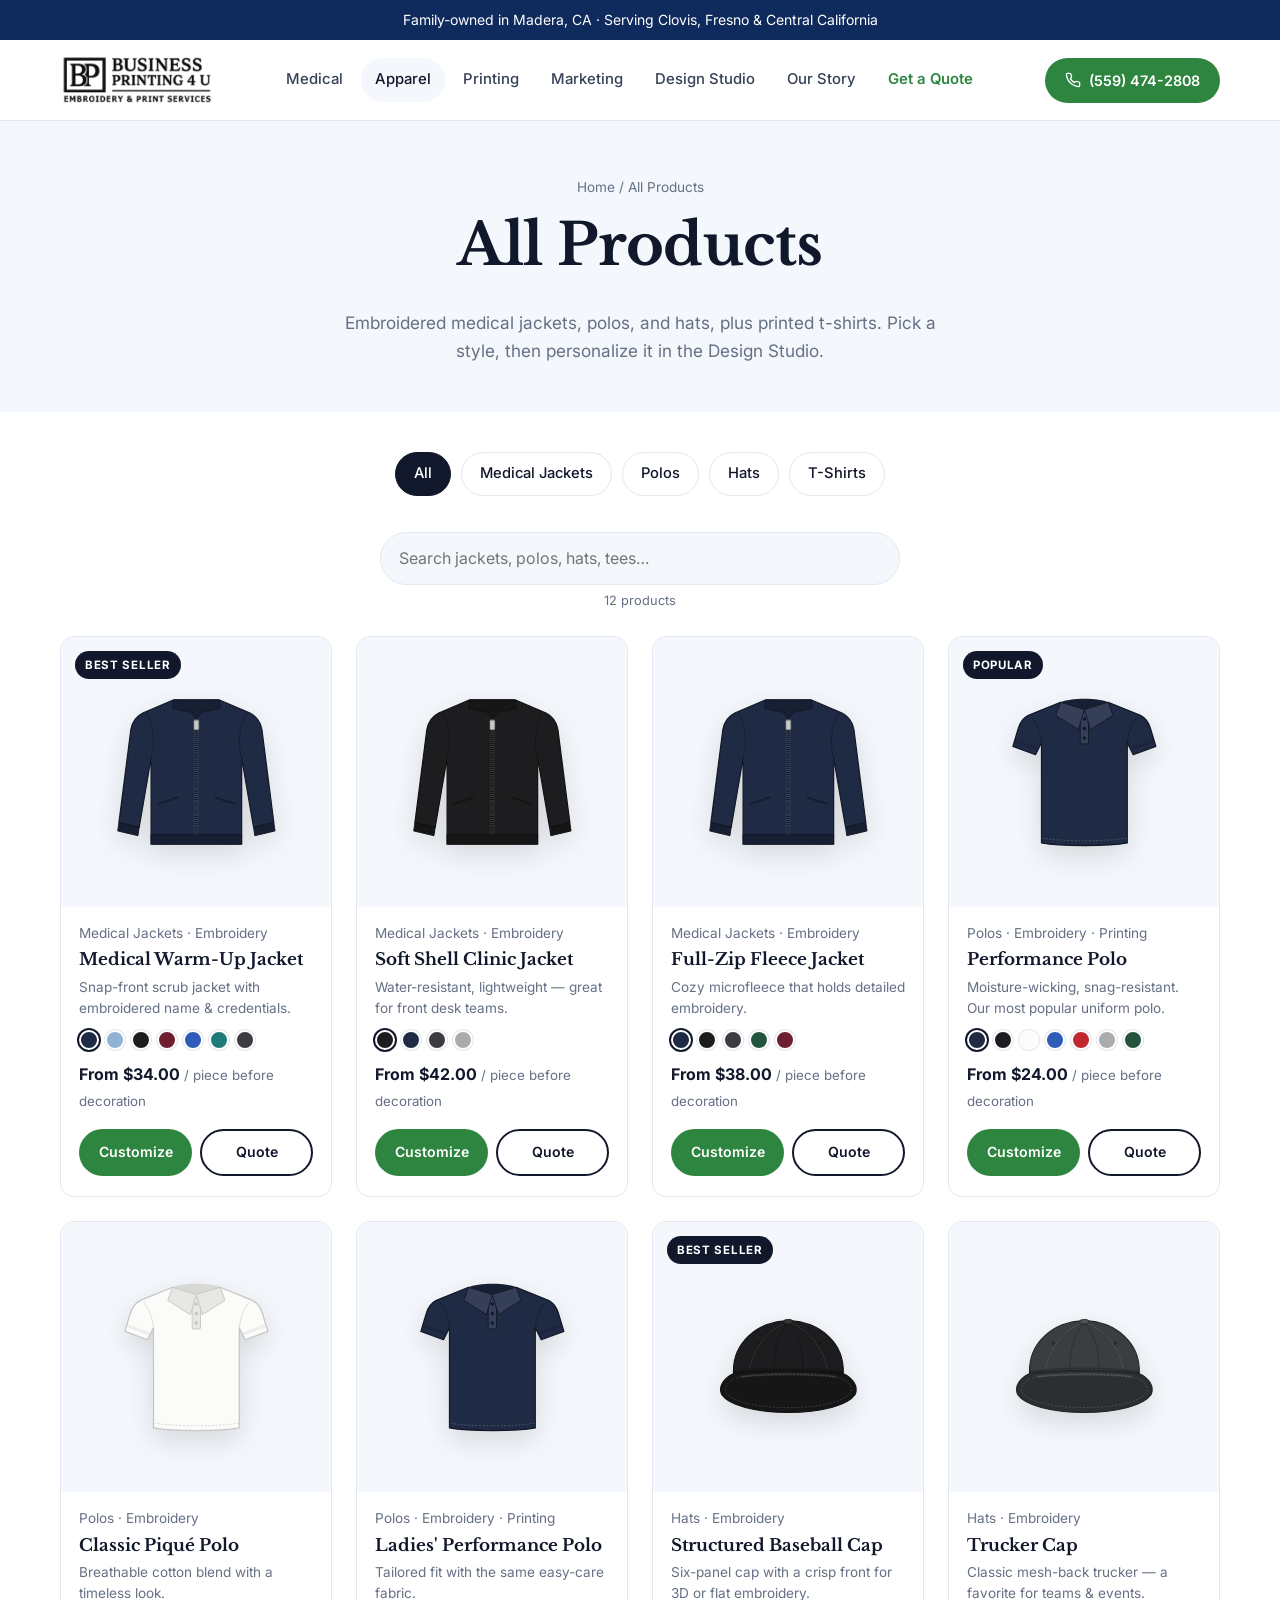
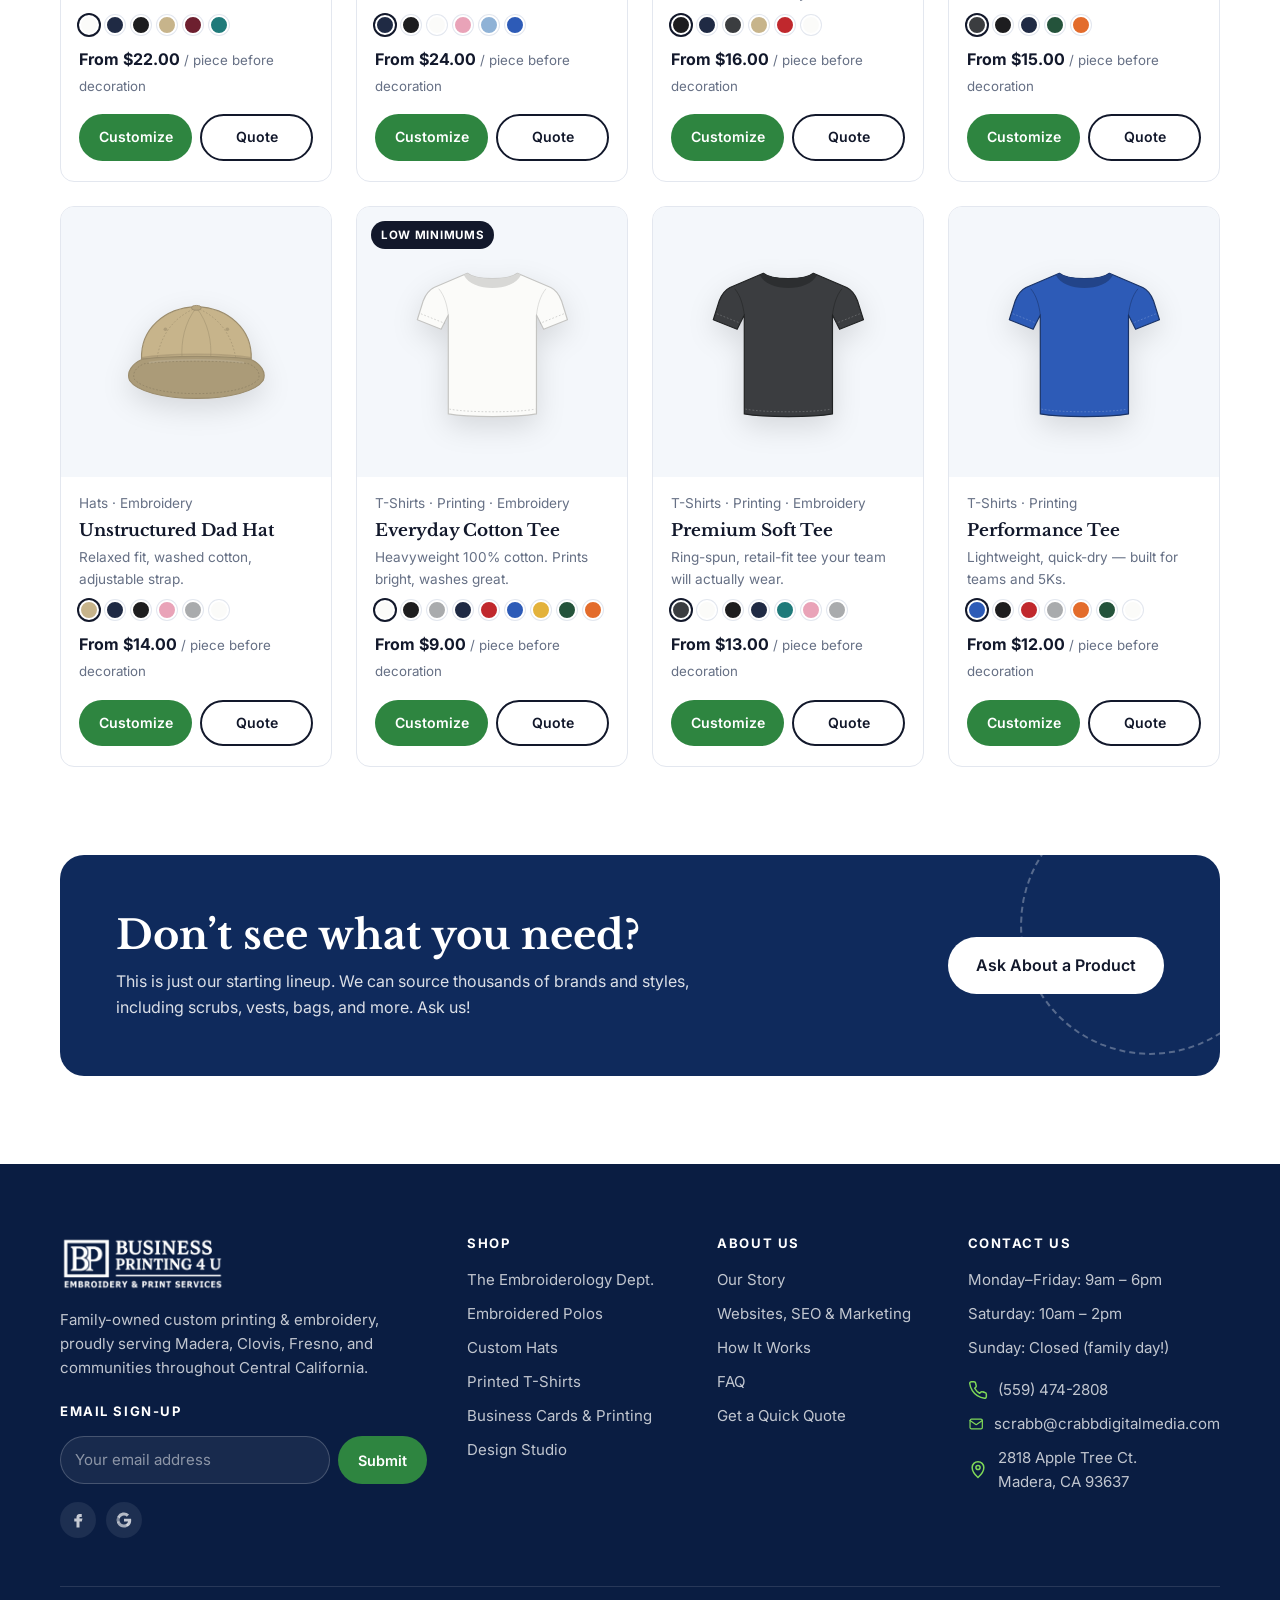
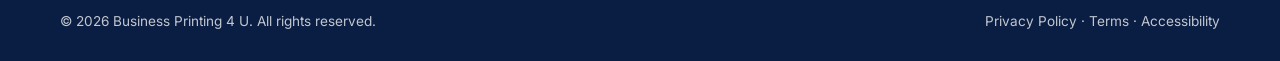
<file: products.html>
<!DOCTYPE html>
<html lang="en">
<head>
  <meta charset="UTF-8">
  <meta name="viewport" content="width=device-width, initial-scale=1">
  <title>All Products | Business Printing 4 U</title>
  <meta name="description" content="Shop custom embroidered medical jackets, polos, hats and printed t-shirts. Serving Madera, Clovis, Fresno & Central California.">
  <link rel="icon" type="image/png" href="assets/img/favicon.png">
  <link rel="preconnect" href="https://fonts.googleapis.com">
  <link rel="preconnect" href="https://fonts.gstatic.com" crossorigin>
  <link href="https://fonts.googleapis.com/css2?family=Inter:wght@400;500;600;700;800&family=Libre+Baskerville:ital,wght@0,400;0,700;1,400;1,700&display=swap" rel="stylesheet">
  <link rel="stylesheet" href="css/styles.css">
</head>
<body>
  <a class="visually-hidden" href="#main">Skip to content</a>

  <div class="announce">
    Family-owned in Madera, CA · Serving Clovis, Fresno &amp; Central California
  </div>

  <header class="site-header">
    <div class="container header-inner">
      <a class="brand" href="index.html" aria-label="Business Printing 4 U, home">
        <img src="assets/img/logo-dark.png" alt="Business Printing 4 U, Embroidery &amp; Print Services" width="700" height="237">
      </a>

      <nav class="main-nav" id="site-nav" aria-label="Main">
        <ul>
          <li><a href="products.html?cat=medical">Medical</a></li>
          <li><a href="products.html" aria-current="page">Apparel</a></li>
          <li><a href="index.html#business-printing">Printing</a></li>
          <li><a href="index.html#services">Marketing</a></li>
          <li><a href="design.html">Design Studio</a></li>
          <li><a href="index.html#our-story">Our Story</a></li>
          <li class="nav-quote"><a href="contact.html">Get a Quote</a></li>
        </ul>
      </nav>

      <div class="header-actions">
        <a class="btn btn--primary btn--sm header-call" href="tel:+15594742808">
          <svg viewBox="0 0 24 24" width="16" height="16" fill="none" stroke="currentColor" stroke-width="2" stroke-linecap="round" stroke-linejoin="round" aria-hidden="true"><path d="M22 16.9v3a2 2 0 0 1-2.2 2 19.8 19.8 0 0 1-8.6-3.1 19.5 19.5 0 0 1-6-6A19.8 19.8 0 0 1 2.1 4.2 2 2 0 0 1 4.1 2h3a2 2 0 0 1 2 1.7c.1 1 .4 1.9.7 2.8a2 2 0 0 1-.5 2.1L8 9.9a16 16 0 0 0 6 6l1.3-1.3a2 2 0 0 1 2.1-.4c.9.3 1.8.6 2.8.7a2 2 0 0 1 1.7 2z"/></svg>
          <span>(559) 474-2808</span>
        </a>
        <button class="nav-toggle" type="button" aria-expanded="false" aria-controls="site-nav" aria-label="Open menu"><span></span></button>
      </div>
    </div>
  </header>

  <main id="main">
    <section class="page-hero">
      <div class="container">
        <div class="breadcrumbs"><a href="index.html">Home</a> / <span data-crumb>All Products</span></div>
        <h1 data-cat-title>All Products</h1>
        <p data-cat-desc>Embroidered medical jackets, polos, and hats, plus printed t-shirts. Pick a style, then personalize it in the Design Studio.</p>
      </div>
    </section>

    <section class="section" style="padding-top:40px">
      <div class="container">
        <div class="filters" role="group" aria-label="Filter by category" data-filters>
          <button class="chip" type="button" data-filter="all" aria-pressed="true">All</button>
          <button class="chip" type="button" data-filter="medical" aria-pressed="false">Medical Jackets</button>
          <button class="chip" type="button" data-filter="polos" aria-pressed="false">Polos</button>
          <button class="chip" type="button" data-filter="hats" aria-pressed="false">Hats</button>
          <button class="chip" type="button" data-filter="tees" aria-pressed="false">T-Shirts</button>
        </div>
        <div class="product-search">
          <label class="visually-hidden" for="product-search">Search products</label>
          <input id="product-search" type="search" placeholder="Search jackets, polos, hats, tees…" data-product-search>
        </div>
        <p class="hint" data-result-count style="text-align:center;margin:-16px 0 24px"></p>
        <div class="product-grid" data-product-grid data-filterable></div>
      </div>
    </section>

    <section class="container" style="padding-bottom:88px">
      <div class="cta-band">
        <div>
          <h2>Don’t see what you need?</h2>
          <p>This is just our starting lineup. We can source thousands of brands and styles, including scrubs, vests, bags, and more. Ask us!</p>
        </div>
        <div class="cta-actions">
          <a class="btn btn--light" href="contact.html">Ask About a Product</a>
        </div>
      </div>
    </section>
  </main>

  <footer class="site-footer">
    <div class="container">
      <div class="footer-grid">
        <div class="footer-brand">
          <img src="assets/img/logo-light.png" alt="Business Printing 4 U" width="700" height="237" loading="lazy">
          <p>Family-owned custom printing &amp; embroidery, proudly serving Madera, Clovis, Fresno, and communities throughout Central California.</p>
          <h4 style="margin-top:24px">Email sign-up</h4>
          <form class="newsletter" data-newsletter>
            <label class="visually-hidden" for="nl-email-products">Email address</label>
            <input id="nl-email-products" type="email" placeholder="Your email address" required>
            <button class="btn btn--primary btn--sm" type="submit">Submit</button>
          </form>
          <div class="social" aria-label="Follow us">
            <a href="https://www.facebook.com/p/Business-Printing-4-U-Kimmy-Kims-61561364522656/" target="_blank" rel="noopener" aria-label="Business Printing 4 U on Facebook"><svg viewBox="0 0 24 24" fill="currentColor" aria-hidden="true"><path d="M14 8h3V4h-3c-2.8 0-4 1.8-4 4.3V10H7v4h3v8h4v-8h3l1-4h-4V8.6c0-.4.3-.6.6-.6z"/></svg></a>
            <a href="https://share.google/ccZS9ceE6vZM1kN2d" target="_blank" rel="noopener" aria-label="Business Printing 4 U on Google"><svg viewBox="0 0 24 24" fill="currentColor" aria-hidden="true"><path d="M21.6 12.2c0-.7-.1-1.4-.2-2H12v3.9h5.4a4.6 4.6 0 0 1-2 3v2.5h3.2c1.9-1.7 3-4.3 3-7.4z"/><path d="M12 22c2.7 0 5-.9 6.6-2.4l-3.2-2.5c-.9.6-2 1-3.4 1-2.6 0-4.8-1.8-5.6-4.1H3.1v2.6A10 10 0 0 0 12 22z" opacity=".8"/><path d="M6.4 14c-.2-.6-.3-1.3-.3-2s.1-1.4.3-2V7.4H3.1a10 10 0 0 0 0 9.2L6.4 14z" opacity=".6"/><path d="M12 6c1.5 0 2.8.5 3.8 1.5l2.9-2.9A10 10 0 0 0 3.1 7.4L6.4 10C7.2 7.8 9.4 6 12 6z" opacity=".9"/></svg></a>
          </div>
        </div>
        <div>
          <h4>Shop</h4>
          <ul>
            <li><a href="products.html?cat=medical">The Embroiderology Dept.</a></li>
            <li><a href="products.html?cat=polos">Embroidered Polos</a></li>
            <li><a href="products.html?cat=hats">Custom Hats</a></li>
            <li><a href="products.html?cat=tees">Printed T-Shirts</a></li>
            <li><a href="index.html#business-printing">Business Cards &amp; Printing</a></li>
            <li><a href="design.html">Design Studio</a></li>
          </ul>
        </div>
        <div>
          <h4>About us</h4>
          <ul>
            <li><a href="index.html#our-story">Our Story</a></li>
            <li><a href="index.html#services">Websites, SEO &amp; Marketing</a></li>
            <li><a href="index.html#how-it-works">How It Works</a></li>
            <li><a href="index.html#faq">FAQ</a></li>
            <li><a href="contact.html">Get a Quick Quote</a></li>
          </ul>
        </div>
        <div>
          <h4>Contact us</h4>
          <ul class="hours">
            <li>Monday–Friday: 9am – 6pm</li>
            <li>Saturday: 10am – 2pm</li>
            <li>Sunday: Closed (family day!)</li>
          </ul>
          <ul class="contact-links">
            <li><svg viewBox="0 0 24 24" fill="none" stroke="currentColor" stroke-width="1.8" stroke-linecap="round" stroke-linejoin="round" aria-hidden="true"><path d="M22 16.9v3a2 2 0 0 1-2.2 2 19.8 19.8 0 0 1-8.6-3.1 19.5 19.5 0 0 1-6-6A19.8 19.8 0 0 1 2.1 4.2 2 2 0 0 1 4.1 2h3a2 2 0 0 1 2 1.7c.1 1 .4 1.9.7 2.8a2 2 0 0 1-.5 2.1L8 9.9a16 16 0 0 0 6 6l1.3-1.3a2 2 0 0 1 2.1-.4c.9.3 1.8.6 2.8.7a2 2 0 0 1 1.7 2z"/></svg><a href="tel:+15594742808">(559) 474-2808</a></li>
            <li><svg viewBox="0 0 24 24" fill="none" stroke="currentColor" stroke-width="1.8" stroke-linecap="round" stroke-linejoin="round" aria-hidden="true"><rect x="3" y="5" width="18" height="14" rx="2"/><path d="M3 7l9 6 9-6"/></svg><a href="mailto:scrabb@crabbdigitalmedia.com">scrabb@crabbdigitalmedia.com</a></li>
            <li><svg viewBox="0 0 24 24" fill="none" stroke="currentColor" stroke-width="1.8" stroke-linecap="round" stroke-linejoin="round" aria-hidden="true"><path d="M12 21s-7-6.2-7-12a7 7 0 0 1 14 0c0 5.8-7 12-7 12z"/><circle cx="12" cy="9" r="2.5"/></svg><a href="https://maps.google.com/?q=2818+Apple+Tree+Ct,+Madera,+CA+93637" target="_blank" rel="noopener">2818 Apple Tree Ct.<br>Madera, CA 93637</a></li>
          </ul>
        </div>
      </div>
      <div class="footer-bottom">
        <span>© <span data-year>2026</span> Business Printing 4 U. All rights reserved.</span>
        <span><a href="#">Privacy Policy</a> · <a href="#">Terms</a> · <a href="#">Accessibility</a></span>
      </div>
    </div>
  </footer>

  <div class="toast" role="status" aria-live="polite"></div>

  <script src="js/product-photos.js"></script>
  <script src="js/catalog.js"></script>
  <script src="js/main.js"></script>

</body>
</html>
</file>
<file: css/styles.css>
/* ==========================================================================
   Business Printing 4 U — main stylesheet
   Plain CSS, no build step. Sections are ordered the way they appear on
   the pages so they map cleanly onto WordPress template parts later.
   ========================================================================== */

:root {
  --ink: #12182b;
  --ink-soft: #364057;
  --muted: #667085;
  --line: #e3e7ef;
  --paper: #ffffff;
  --cream: #f4f7fb;          /* cool light background */
  --cream-deep: #e8eef7;
  --navy: #0f2a5c;           /* from the BP4U banners */
  --navy-deep: #0a1d42;
  --accent: #2e8540;         /* banner green, darkened for text contrast */
  --accent-dark: #226a31;
  --accent-soft: #e7f5e9;
  --lime: #7fd858;           /* bright banner green for highlights */
  --gold: #7fd858;
  --success: #2e8540;

  --font-head: "Libre Baskerville", Georgia, "Times New Roman", serif;
  --font-body: "Inter", system-ui, -apple-system, "Segoe UI", Roboto, sans-serif;

  --radius: 14px;
  --radius-sm: 8px;
  --shadow: 0 1px 2px rgba(15,42,92,.06), 0 8px 24px rgba(15,42,92,.08);
  --shadow-lg: 0 2px 4px rgba(15,42,92,.08), 0 20px 48px rgba(15,42,92,.14);
  --container: 1200px;
}

[hidden] { display: none !important; }
*, *::before, *::after { box-sizing: border-box; }
html { scroll-behavior: smooth; }
body {
  margin: 0;
  font-family: var(--font-body);
  font-size: 16px;
  line-height: 1.6;
  color: var(--ink);
  background: var(--paper);
  -webkit-font-smoothing: antialiased;
}
img, svg { max-width: 100%; display: block; }
a { color: inherit; }
h1, h2, h3, h4 { font-family: var(--font-head); line-height: 1.2; margin: 0 0 .5em; font-weight: 700; }
h1 { font-size: clamp(2.1rem, 4.6vw, 3.6rem); letter-spacing: -.01em; }
h2 { font-size: clamp(1.7rem, 3.2vw, 2.5rem); }
h3 { font-size: 1.25rem; }
p { margin: 0 0 1em; }
button, input, select, textarea { font: inherit; color: inherit; }

.container { width: 100%; max-width: var(--container); margin: 0 auto; padding: 0 20px; }
.section { padding: 88px 0; }
.section--cream { background: var(--cream); }
.section--ink { background: var(--navy); color: #fff; }
.section-head { max-width: 680px; margin: 0 auto 48px; text-align: center; }
.section-head p { color: var(--muted); font-size: 1.075rem; }
.section--ink .section-head p { color: rgba(255,255,255,.7); }
.eyebrow {
  display: inline-block;
  font-size: .78rem; font-weight: 700; letter-spacing: .14em; text-transform: uppercase;
  color: var(--accent); margin-bottom: 12px;
}
.visually-hidden { position: absolute !important; width: 1px; height: 1px; overflow: hidden; clip: rect(0 0 0 0); white-space: nowrap; }

/* ---------- Buttons ---------- */
.btn {
  display: inline-flex; align-items: center; justify-content: center; gap: 8px;
  padding: 14px 26px; border-radius: 999px; border: 2px solid transparent;
  font-weight: 600; font-size: 1rem; text-decoration: none; cursor: pointer;
  transition: background .2s, color .2s, border-color .2s, transform .15s, box-shadow .2s;
  white-space: nowrap;
}
.btn:active { transform: translateY(1px); }
.btn--primary { background: var(--accent); color: #fff; }
.btn--primary:hover { background: var(--accent-dark); box-shadow: 0 6px 18px rgba(46,133,64,.3); }
.btn--dark { background: var(--ink); color: #fff; }
.btn--dark:hover { background: #000; }
.btn--outline { border-color: var(--ink); color: var(--ink); background: transparent; }
.btn--outline:hover { background: var(--ink); color: #fff; }
.btn--light { background: #fff; color: var(--ink); }
.btn--light:hover { background: var(--cream-deep); }
.btn--sm { padding: 9px 18px; font-size: .9rem; }
.btn--block { width: 100%; }
:focus-visible { outline: 3px solid var(--gold); outline-offset: 2px; }

/* ---------- Announcement bar ---------- */
.announce {
  background: var(--navy); color: #fff; font-size: .875rem; text-align: center; padding: 9px 16px;
}
.announce strong { color: var(--gold); }

/* ---------- Header ---------- */
.site-header {
  position: sticky; top: 0; z-index: 50;
  background: rgba(255,255,255,.96); backdrop-filter: saturate(1.4) blur(8px);
  border-bottom: 1px solid var(--line);
}
.header-inner { display: flex; align-items: center; justify-content: space-between; gap: 24px; height: 78px; }
.brand img { height: 52px; width: auto; }
.main-nav ul { list-style: none; display: flex; gap: 4px; margin: 0; padding: 0; }
.main-nav a {
  display: block; padding: 10px 14px; border-radius: 999px; text-decoration: none;
  font-weight: 500; font-size: .95rem; color: var(--ink-soft);
}
.main-nav a:hover, .main-nav a[aria-current="page"] { background: var(--cream); color: var(--ink); }
.header-actions { display: flex; align-items: center; gap: 12px; }
.header-phone { font-weight: 600; font-size: .92rem; text-decoration: none; display: flex; align-items: center; gap: 6px; }
.nav-toggle {
  display: none; width: 44px; height: 44px; border: 1px solid var(--line); border-radius: 10px;
  background: #fff; cursor: pointer; align-items: center; justify-content: center;
}
.nav-toggle span, .nav-toggle span::before, .nav-toggle span::after {
  content: ""; display: block; width: 20px; height: 2px; background: var(--ink); position: relative; transition: .2s;
}
.nav-toggle span::before { position: absolute; top: -6px; }
.nav-toggle span::after { position: absolute; top: 6px; }
.nav-open .nav-toggle span { background: transparent; }
.nav-open .nav-toggle span::before { top: 0; transform: rotate(45deg); }
.nav-open .nav-toggle span::after { top: 0; transform: rotate(-45deg); }

/* ---------- Hero ---------- */
.hero { background: var(--cream); overflow: hidden; }
.hero-inner { display: grid; grid-template-columns: 1.05fr 1fr; gap: 48px; align-items: center; padding: 72px 20px 88px; }
.hero h1 em { font-style: italic; color: var(--accent); }
.hero-lead { font-size: 1.15rem; color: var(--ink-soft); max-width: 540px; margin-bottom: 28px; }
.hero-ctas { display: flex; flex-wrap: wrap; gap: 12px; margin-bottom: 32px; }
.hero-proof { display: flex; flex-wrap: wrap; gap: 28px; }
.hero-proof div { font-size: .9rem; color: var(--muted); }
.hero-proof strong { display: block; font-family: var(--font-head); font-size: 1.5rem; color: var(--ink); }
.stars { color: var(--gold); letter-spacing: 2px; }

.hero-art { position: relative; aspect-ratio: 1 / 1; max-width: 540px; justify-self: center; width: 100%; }
.hero-art .blob {
  position: absolute; inset: 6%; border-radius: 48% 52% 46% 54% / 52% 44% 56% 48%;
  background: #fff; box-shadow: var(--shadow-lg);
}
.hero-art .g { position: absolute; filter: drop-shadow(0 14px 18px rgba(0,0,0,.14)); transition: transform .4s; }
.hero-art .g:hover { transform: translateY(-6px) rotate(-1deg); }
.hero-art .g--jacket { width: 52%; left: 4%; top: 12%; }
.hero-art .g--tee { width: 46%; right: 2%; top: 4%; }
.hero-art .g--polo { width: 42%; right: 8%; bottom: 4%; }
.hero-art .g--hat { width: 36%; left: 12%; bottom: 6%; }
.hero-badge {
  position: absolute; left: 50%; top: 50%; transform: translate(-50%, -50%);
  background: var(--ink); color: #fff; border-radius: 999px; padding: 10px 18px;
  font-size: .85rem; font-weight: 600; box-shadow: var(--shadow); white-space: nowrap; z-index: 2;
}
.hero-badge span { color: var(--gold); }

/* ---------- Trust strip ---------- */
.trust { border-bottom: 1px solid var(--line); background: #fff; }
.trust ul { list-style: none; margin: 0; padding: 22px 0; display: grid; grid-template-columns: repeat(4, 1fr); gap: 16px; }
.trust li { display: flex; align-items: center; gap: 12px; font-weight: 600; font-size: .95rem; }
.trust li small { display: block; font-weight: 400; color: var(--muted); font-size: .82rem; }
.icon-circle {
  flex: none; width: 44px; height: 44px; border-radius: 50%; background: var(--accent-soft); color: var(--accent);
  display: grid; place-items: center;
}
.icon-circle svg { width: 22px; height: 22px; }

/* ---------- Category cards ---------- */
.cat-grid { display: grid; grid-template-columns: repeat(4, 1fr); gap: 20px; }
.cat-card {
  position: relative; display: flex; flex-direction: column; text-decoration: none;
  background: var(--cream); border-radius: var(--radius); overflow: hidden; transition: transform .2s, box-shadow .2s;
}
.cat-card:hover { transform: translateY(-4px); box-shadow: var(--shadow-lg); }
.cat-card .cat-art { aspect-ratio: 1 / 1; display: grid; place-items: center; padding: 28px; }
.cat-card .cat-art svg { width: 80%; filter: drop-shadow(0 10px 14px rgba(0,0,0,.12)); transition: transform .3s; }
.cat-card:hover .cat-art svg { transform: scale(1.04); }
.cat-card .cat-body { padding: 18px 20px 22px; background: #fff; flex: 1; }
.cat-card h3 { margin-bottom: 4px; }
.cat-card p { color: var(--muted); font-size: .92rem; margin-bottom: 10px; }
.cat-link { font-weight: 600; color: var(--accent); font-size: .92rem; }
.tag {
  position: absolute; top: 14px; left: 14px; background: var(--ink); color: #fff;
  font-size: .72rem; font-weight: 700; letter-spacing: .06em; text-transform: uppercase; padding: 5px 10px; border-radius: 999px;
}
.tag--gold { background: var(--gold); color: var(--ink); }

/* ---------- Steps ---------- */
.steps { display: grid; grid-template-columns: repeat(3, 1fr); gap: 28px; counter-reset: step; }
.step { background: #fff; border-radius: var(--radius); padding: 32px 28px; box-shadow: var(--shadow); position: relative; }
.step::before {
  counter-increment: step; content: counter(step);
  display: grid; place-items: center; width: 48px; height: 48px; border-radius: 50%;
  background: var(--ink); color: #fff; font-family: var(--font-head); font-size: 1.25rem; margin-bottom: 18px;
}
.step p { color: var(--muted); margin: 0; }

/* ---------- Split feature (medical) ---------- */
.split { display: grid; grid-template-columns: 1fr 1fr; gap: 64px; align-items: center; }
.split--reverse .split-media { order: 2; }
.split-media {
  background: linear-gradient(160deg, #eef3f7, #dde7ee); border-radius: 24px; aspect-ratio: 5 / 4;
  display: grid; place-items: center; position: relative; overflow: hidden;
}
.split-media svg.g-main { width: 62%; filter: drop-shadow(0 18px 22px rgba(0,0,0,.18)); }
.check-list { list-style: none; padding: 0; margin: 0 0 28px; display: grid; gap: 12px; }
.check-list li { display: flex; gap: 12px; align-items: flex-start; }
.check-list li::before {
  content: ""; flex: none; width: 22px; height: 22px; margin-top: 2px; border-radius: 50%;
  background: var(--accent) url("data:image/svg+xml,%3Csvg xmlns='http://www.w3.org/2000/svg' viewBox='0 0 24 24' fill='none' stroke='white' stroke-width='3.2' stroke-linecap='round' stroke-linejoin='round'%3E%3Cpath d='M5 12.5l4.5 4.5L19 7.5'/%3E%3C/svg%3E") center / 14px no-repeat;
}
.float-card {
  position: absolute; background: #fff; border-radius: 12px; padding: 12px 16px; box-shadow: var(--shadow-lg);
  font-size: .85rem; line-height: 1.35;
}
.float-card strong { display: block; font-family: var(--font-head); }
.float-card--a { left: 6%; bottom: 10%; }
.float-card--b { right: 6%; top: 10%; }

/* ---------- Products ---------- */
.product-grid { display: grid; grid-template-columns: repeat(4, 1fr); gap: 24px; }
.product-card {
  background: #fff; border: 1px solid var(--line); border-radius: var(--radius); overflow: hidden;
  display: flex; flex-direction: column; transition: box-shadow .2s, transform .2s;
}
.product-card:hover { box-shadow: var(--shadow-lg); transform: translateY(-3px); }
.product-media { background: var(--cream); aspect-ratio: 1 / 1; display: grid; place-items: center; padding: 26px; position: relative; }
.product-media svg { width: 82%; filter: drop-shadow(0 10px 14px rgba(0,0,0,.12)); }
.product-media img.product-photo { width: 100%; height: 100%; object-fit: contain; mix-blend-mode: multiply; }
.product-body { padding: 16px 18px 20px; display: flex; flex-direction: column; gap: 6px; flex: 1; }
.product-body h3 { font-size: 1.05rem; margin: 0; }
.product-meta { font-size: .85rem; color: var(--muted); }
.swatches { display: flex; gap: 6px; flex-wrap: wrap; margin: 4px 0 6px; }
.swatch {
  width: 20px; height: 20px; border-radius: 50%; border: 2px solid #fff; box-shadow: 0 0 0 1px var(--line);
  cursor: pointer; padding: 0;
}
.swatch[aria-pressed="true"] { box-shadow: 0 0 0 2px var(--ink); }
.product-price { font-weight: 700; margin-top: auto; }
.product-price small { font-weight: 400; color: var(--muted); }
.product-actions { display: flex; gap: 8px; margin-top: 10px; }
.product-actions .btn { flex: 1; padding: 10px 12px; font-size: .88rem; }

.filters { display: flex; flex-wrap: wrap; gap: 10px; justify-content: center; margin-bottom: 36px; }
.chip {
  border: 1px solid var(--line); background: #fff; border-radius: 999px; padding: 9px 18px; cursor: pointer;
  font-weight: 500; font-size: .92rem; transition: .2s;
}
.chip:hover { border-color: var(--ink); }
.chip[aria-pressed="true"] { background: var(--ink); border-color: var(--ink); color: #fff; }

/* ---------- Industries ---------- */
.industry-grid { display: grid; grid-template-columns: repeat(5, 1fr); gap: 16px; }
.industry {
  border: 1px solid rgba(255,255,255,.14); border-radius: var(--radius); padding: 24px 20px; text-align: center;
  transition: background .2s, border-color .2s;
}
.industry:hover { background: rgba(255,255,255,.05); border-color: rgba(255,255,255,.3); }
.industry .icon-circle { margin: 0 auto 14px; background: rgba(127,216,88,.14); color: var(--gold); width: 52px; height: 52px; }
.industry h3 { font-size: 1.05rem; margin-bottom: 6px; }
.industry p { font-size: .88rem; color: rgba(255,255,255,.65); margin: 0; }

/* ---------- Story ---------- */
.story-media {
  border-radius: 24px; aspect-ratio: 1 / 1; position: relative; overflow: hidden;
  background: var(--ink); color: #fff; padding: 40px; display: flex; flex-direction: column; justify-content: flex-end;
}
.story-media::before {
  content: ""; position: absolute; inset: 0;
  background:
    repeating-linear-gradient(45deg, rgba(255,255,255,.035) 0 2px, transparent 2px 14px),
    radial-gradient(circle at 70% 25%, rgba(201,154,59,.35), transparent 55%);
}
.story-media > * { position: relative; }
.story-media img { width: 70%; margin-bottom: auto; }
.story-media blockquote { font-family: var(--font-head); font-size: 1.35rem; font-style: italic; margin: 0 0 12px; line-height: 1.45; }
.story-media cite { font-style: normal; color: var(--gold); font-weight: 600; font-size: .9rem; }
.values { display: grid; grid-template-columns: 1fr 1fr; gap: 20px; margin: 24px 0 32px; }
.values div { border-left: 3px solid var(--accent); padding-left: 14px; }
.values strong { display: block; font-family: var(--font-head); }
.values span { color: var(--muted); font-size: .92rem; }

/* ---------- Reviews ---------- */
.review-grid { display: grid; grid-template-columns: repeat(3, 1fr); gap: 24px; }
.review { background: #fff; border-radius: var(--radius); padding: 28px; box-shadow: var(--shadow); display: flex; flex-direction: column; }
.review p { font-size: 1.02rem; flex: 1; }
.review footer { display: flex; align-items: center; gap: 12px; }
.avatar {
  width: 42px; height: 42px; border-radius: 50%; display: grid; place-items: center; font-weight: 700; color: #fff; background: var(--ink);
}
.review footer small { display: block; color: var(--muted); }

/* ---------- CTA band ---------- */
.cta-band {
  background: var(--navy); color: #fff; border-radius: 24px; padding: 56px; display: grid;
  grid-template-columns: 1.4fr 1fr; gap: 32px; align-items: center; position: relative; overflow: hidden;
}
.cta-band::after {
  content: ""; position: absolute; right: -60px; top: -60px; width: 260px; height: 260px; border-radius: 50%;
  border: 2px dashed rgba(255,255,255,.3);
}
.cta-band h2 { margin-bottom: 10px; }
.cta-band p { color: rgba(255,255,255,.85); margin: 0; }
.cta-band .cta-actions { display: flex; gap: 12px; flex-wrap: wrap; justify-content: flex-end; position: relative; z-index: 1; }
.cta-band .btn--outline { border-color: #fff; color: #fff; }
.cta-band .btn--outline:hover { background: #fff; color: var(--navy); }

/* ---------- FAQ ---------- */
.faq { max-width: 820px; margin: 0 auto; }
.faq details { border-bottom: 1px solid var(--line); }
.faq summary {
  cursor: pointer; list-style: none; padding: 22px 40px 22px 0; font-weight: 600; font-size: 1.05rem; position: relative;
}
.faq summary::-webkit-details-marker { display: none; }
.faq summary::after {
  content: "+"; position: absolute; right: 4px; top: 50%; transform: translateY(-50%);
  font-size: 1.6rem; font-weight: 400; color: var(--accent); transition: transform .2s;
}
.faq details[open] summary::after { transform: translateY(-50%) rotate(45deg); }
.faq details p { color: var(--ink-soft); padding-bottom: 20px; margin: 0; }

/* ---------- Page hero (inner pages) ---------- */
.page-hero { background: var(--cream); padding: 56px 0 48px; text-align: center; }
.page-hero p { color: var(--muted); max-width: 620px; margin: 0 auto; font-size: 1.075rem; }
.breadcrumbs { font-size: .85rem; color: var(--muted); margin-bottom: 12px; }
.breadcrumbs a { text-decoration: none; }
.breadcrumbs a:hover { text-decoration: underline; }

/* ---------- Form fields & summaries (shared) ---------- */

.field { display: flex; flex-direction: column; gap: 6px; margin-bottom: 14px; }
.field:last-child { margin-bottom: 0; }
.field label, .field .label { font-weight: 600; font-size: .88rem; }
.field input[type="text"], .field input[type="email"], .field input[type="tel"], .field input[type="number"],
.field select, .field textarea {
  width: 100%; padding: 12px 14px; border: 1px solid #d6d0c4; border-radius: 10px; background: #fff; transition: border-color .2s, box-shadow .2s;
}
.field textarea { min-height: 110px; resize: vertical; }
.field input:focus, .field select:focus, .field textarea:focus { outline: none; border-color: var(--ink); box-shadow: 0 0 0 3px rgba(20,20,20,.08); }
.field-row { display: grid; grid-template-columns: 1fr 1fr; gap: 12px; }
.field-row-3 { display: grid; grid-template-columns: 2fr 1fr 1fr; gap: 12px; align-items: end; }
.field input[type="color"] { width: 100%; height: 46px; padding: 4px; border: 1px solid #d6d0c4; border-radius: 10px; background: #fff; cursor: pointer; }
.field input[type="range"] { width: 100%; accent-color: var(--accent); }
.summary-line { display: flex; justify-content: space-between; font-size: .95rem; margin-bottom: 6px; }
.summary-line.total { font-size: 1.15rem; font-weight: 700; border-top: 1px solid var(--line); padding-top: 10px; margin-top: 10px; }
.hint { font-size: .8rem; color: var(--muted); margin: 8px 0 0; }
.link-btn { background: none; border: 0; color: var(--accent); font-weight: 600; cursor: pointer; padding: 0; font-size: .85rem; }

/* ---------- Contact ---------- */
.contact-grid { display: grid; grid-template-columns: 1.4fr 1fr; gap: 40px; align-items: start; padding: 48px 0 88px; }
.form-card { background: #fff; border: 1px solid var(--line); border-radius: 18px; padding: 32px; }
.info-card { background: var(--cream); border-radius: 18px; padding: 32px; }
.info-card ul { list-style: none; padding: 0; margin: 0 0 24px; display: grid; gap: 18px; }
.info-card li { display: flex; gap: 14px; }
.info-card li strong { display: block; }
.info-card li span { color: var(--muted); font-size: .92rem; }
.design-summary { background: var(--cream); border-radius: 12px; padding: 16px; margin-bottom: 18px; font-size: .92rem; display: flex; gap: 14px; align-items: center; }
.design-summary svg { width: 64px; flex: none; }
.form-success { text-align: center; padding: 32px 0; }
.form-success .icon-circle { width: 64px; height: 64px; margin: 0 auto 16px; background: #e5f3ea; color: var(--success); }
.error { color: var(--accent); font-size: .82rem; }
.field.has-error input, .field.has-error select, .field.has-error textarea { border-color: var(--accent); }

/* ---------- Footer ---------- */
.site-footer { background: var(--navy-deep); color: rgba(255,255,255,.75); padding: 72px 0 28px; font-size: .94rem; }
.footer-grid { display: grid; grid-template-columns: 1.5fr 1fr 1fr 1.2fr; gap: 40px; margin-bottom: 48px; }
.footer-brand img { height: 56px; width: auto; margin-bottom: 16px; }
.site-footer h4 { font-family: var(--font-body); color: #fff; font-size: .82rem; letter-spacing: .12em; text-transform: uppercase; margin-bottom: 16px; }
.site-footer ul { list-style: none; padding: 0; margin: 0; display: grid; gap: 10px; }
.site-footer a { text-decoration: none; }
.site-footer a:hover { color: #fff; }
.newsletter { display: flex; gap: 8px; margin-top: 12px; }
.newsletter input { flex: 1; min-width: 0; padding: 11px 14px; border-radius: 999px; border: 1px solid rgba(255,255,255,.2); background: rgba(255,255,255,.06); color: #fff; }
.newsletter input::placeholder { color: rgba(255,255,255,.5); }
.footer-bottom { border-top: 1px solid rgba(255,255,255,.12); padding-top: 24px; display: flex; justify-content: space-between; gap: 16px; flex-wrap: wrap; font-size: .85rem; }

/* ---------- Toast ---------- */
.toast {
  position: fixed; left: 50%; bottom: 24px; transform: translate(-50%, 140%); background: var(--ink); color: #fff;
  padding: 12px 20px; border-radius: 999px; box-shadow: var(--shadow-lg); z-index: 100; transition: transform .3s, visibility .3s; font-size: .92rem;
  visibility: hidden;
}
.toast.is-visible { transform: translate(-50%, 0); visibility: visible; }

/* ---------- Reveal on scroll ---------- */
.reveal { opacity: 0; transform: translateY(18px); transition: opacity .6s ease, transform .6s ease; }
.reveal.is-visible { opacity: 1; transform: none; }
@media (prefers-reduced-motion: reduce) {
  html { scroll-behavior: auto; }
  .reveal { opacity: 1; transform: none; transition: none; }
  * { transition-duration: 0s !important; }
}

/* ---------- Responsive ---------- */
@media (max-width: 1080px) {
  .header-phone { display: none; }
  .product-grid { grid-template-columns: repeat(3, 1fr); }
  .industry-grid { grid-template-columns: repeat(3, 1fr); }
  .footer-grid { grid-template-columns: 1fr 1fr; }
}
@media (max-width: 920px) {
  .nav-toggle { display: inline-flex; }
  .main-nav {
    position: fixed; inset: 78px 0 auto 0; background: #fff; border-bottom: 1px solid var(--line);
    padding: 12px 20px 20px; box-shadow: var(--shadow-lg); display: none;
  }
  .nav-open .main-nav { display: block; }
  .main-nav ul { flex-direction: column; }
  .main-nav a { padding: 14px 12px; font-size: 1.05rem; }
  .header-actions .btn { display: none; }
  .hero-inner, .split, .contact-grid { grid-template-columns: 1fr; }
  .hero-inner { padding: 48px 20px 64px; }
  .split--reverse .split-media { order: 0; }
  .split { gap: 40px; }
  .cat-grid { grid-template-columns: repeat(2, 1fr); }
  .trust ul { grid-template-columns: repeat(2, 1fr); }
  .steps, .review-grid { grid-template-columns: 1fr; }
  .cta-band { grid-template-columns: 1fr; padding: 40px 28px; }
  .cta-band .cta-actions { justify-content: flex-start; }
  .story-media { aspect-ratio: 4 / 3; }
}
@media (max-width: 640px) {
  .section { padding: 64px 0; }
  .brand img { height: 42px; }
  .product-grid { grid-template-columns: repeat(2, 1fr); gap: 14px; }
  .product-actions { flex-direction: column; }
  .industry-grid { grid-template-columns: 1fr 1fr; }
  .footer-grid { grid-template-columns: 1fr; }
  .values { grid-template-columns: 1fr; }
  .field-row, .field-row-3 { grid-template-columns: 1fr; }
  .form-card, .info-card { padding: 22px; }
}
@media (max-width: 420px) {
  .cat-grid, .trust ul { grid-template-columns: 1fr; }
  .product-grid { grid-template-columns: 1fr; }
}

/* ==========================================================================
   Custom Ink–style layout pieces (two-row header, promo hero, banners)
   ========================================================================== */
.header-inner { height: 76px; }
.header-search { flex: 1; max-width: 460px; position: relative; }
.header-search input {
  width: 100%; padding: 11px 16px 11px 42px; border-radius: 999px; border: 1px solid var(--line);
  background: var(--cream); font-size: .92rem;
}
.header-search input:focus { outline: none; border-color: var(--ink); background: #fff; }
.header-search svg { position: absolute; left: 15px; top: 50%; transform: translateY(-50%); width: 18px; height: 18px; color: var(--muted); }
.search-results {
  position: absolute; left: 0; right: 0; top: calc(100% + 6px); background: #fff; border: 1px solid var(--line);
  border-radius: 12px; box-shadow: var(--shadow-lg); padding: 6px; display: none; z-index: 60;
}
.search-results.is-open { display: block; }
.search-results a { display: flex; align-items: center; gap: 10px; padding: 8px 10px; border-radius: 8px; text-decoration: none; font-size: .92rem; }
.search-results a:hover, .search-results a.is-active { background: var(--cream); }
.search-results svg { position: static; transform: none; width: 34px; height: 34px; color: inherit; }
.search-results .empty { padding: 10px; color: var(--muted); font-size: .9rem; }
.util { display: flex; align-items: center; gap: 10px; text-decoration: none; font-size: .8rem; line-height: 1.25; }
.util svg { width: 26px; height: 26px; color: var(--accent); flex: none; }
.util b { display: block; color: var(--accent); font-weight: 600; }
.util-icons { display: flex; gap: 6px; }
.util-icons a { width: 40px; height: 40px; display: grid; place-items: center; border-radius: 50%; position: relative; }
.util-icons a:hover { background: var(--cream); }
.util-icons svg { width: 22px; height: 22px; }
.util-icons .count {
  position: absolute; top: 2px; right: 2px; background: var(--accent); color: #fff; font-size: .65rem; font-weight: 700;
  min-width: 17px; height: 17px; border-radius: 999px; display: grid; place-items: center; padding: 0 4px;
}
.subnav { border-top: 1px solid var(--line); }
.subnav ul { list-style: none; display: flex; gap: 4px; margin: 0; padding: 0; height: 48px; align-items: center; }
.subnav a { display: block; padding: 8px 12px; text-decoration: none; font-size: .9rem; color: var(--ink-soft); border-radius: 6px; }
.subnav a:hover, .subnav a[aria-current="page"] { color: var(--ink); background: var(--cream); }
.subnav .subnav-cta { margin-left: auto; }
.subnav .subnav-cta a { color: var(--accent); font-weight: 600; }

/* Promo hero (text left, colored art panel right) */
.promo-hero { padding: 40px 0 24px; }
.promo-hero .hero-inner { padding: 0 20px; grid-template-columns: 1fr 1.25fr; gap: 56px; }
.promo-hero h1 { font-family: var(--font-body); font-weight: 800; font-size: clamp(2.2rem, 4.4vw, 3.4rem); letter-spacing: -.025em; line-height: 1.05; }
.promo-hero h1 em { font-family: var(--font-head); font-weight: 700; font-style: italic; color: var(--accent); letter-spacing: -.01em; }
.promo-hero .hero-lead { font-size: 1.08rem; }
.hero-panel {
  position: relative; border-radius: 6px; aspect-ratio: 16 / 11; overflow: hidden;
  background: var(--accent);
  background-image: radial-gradient(circle at 80% 15%, rgba(255,255,255,.18), transparent 45%),
    repeating-linear-gradient(-45deg, rgba(0,0,0,.05) 0 2px, transparent 2px 16px);
}
.hero-panel .g { position: absolute; filter: drop-shadow(0 16px 18px rgba(0,0,0,.3)); transition: transform .4s; }
.hero-panel .g:hover { transform: translateY(-6px) rotate(-1.5deg); }
.hero-panel .g--jacket { width: 40%; left: 4%; top: 6%; transform: rotate(-8deg); }
.hero-panel .g--polo { width: 36%; left: 32%; top: 2%; transform: rotate(4deg); }
.hero-panel .g--tee { width: 38%; right: 2%; top: 12%; transform: rotate(10deg); }
.hero-panel .g--hat { width: 30%; left: 22%; bottom: 0; transform: rotate(-6deg); }
.hero-panel .g--tee2 { width: 34%; right: 18%; bottom: -4%; transform: rotate(-4deg); }
.hero-panel .g:hover { transform: translateY(-6px); }
.mock-logo {
  position: absolute; font-family: var(--font-head); font-weight: 700; text-align: center; line-height: 1;
  pointer-events: none; text-transform: uppercase;
}
.hero-panel .stamp {
  position: absolute; right: 18px; bottom: 18px; background: #fff; color: var(--ink); border-radius: 999px;
  padding: 8px 14px; font-size: .8rem; font-weight: 700; box-shadow: var(--shadow);
}
.hero-panel .stamp span { color: var(--accent); }

/* Icon trust row */
.trust-icons { padding: 48px 0 24px; }
.trust-icons ul { list-style: none; margin: 0; padding: 0; display: grid; grid-template-columns: repeat(4, 1fr); gap: 20px; text-align: center; }
.trust-icons li { display: flex; flex-direction: column; align-items: center; gap: 10px; font-weight: 600; font-size: .92rem; }
.trust-icons svg { width: 42px; height: 42px; color: var(--ink); stroke-width: 1.4; }
.trust-icons small { font-weight: 400; color: var(--muted); font-size: .82rem; margin-top: -6px; }

/* Category tile grid */
.tile-grid { display: grid; grid-template-columns: repeat(4, 1fr); gap: 24px 22px; }
.tile { text-decoration: none; display: block; }
.tile-media {
  background: #f1f1f1; aspect-ratio: 1 / 1; border-radius: 4px; display: grid; place-items: center; position: relative; overflow: hidden;
  transition: box-shadow .2s;
}
.tile:hover .tile-media { box-shadow: var(--shadow-lg); }
.tile-media .duo { position: relative; width: 88%; height: 88%; }
.tile-media .duo > div { position: absolute !important; width: 64%; filter: drop-shadow(0 8px 10px rgba(0,0,0,.16)); transition: transform .3s; }
.tile-media .duo > div:first-child { left: 0; top: 2%; }
.tile-media .duo > div:last-child { right: 0; bottom: 0; }
.tile:hover .duo > div:first-child { transform: translate(-4px, -4px); }
.tile:hover .duo > div:last-child { transform: translate(4px, 4px); }
.tile-name { display: block; margin-top: 10px; font-size: .95rem; }
.tile:hover .tile-name { text-decoration: underline; }
.tile .tag { z-index: 1; }

/* Promo banner (art left, colored text right) */
.promo-banner { display: grid; grid-template-columns: 1fr 1fr; border-radius: 6px; overflow: hidden; }
.promo-banner .pb-art { background: #efe9df; position: relative; min-height: 340px; }
.promo-banner .pb-art > div { filter: drop-shadow(0 10px 12px rgba(0,0,0,.15)); }
.promo-banner .pb-text { background: #4f8a9b; color: #fff; padding: 48px; display: flex; flex-direction: column; justify-content: center; }
.promo-banner .pb-text p { color: rgba(255,255,255,.88); max-width: 420px; }
.promo-banner .pb-text .btn { align-self: flex-start; }

/* Reviews row w/ scroll */
.review-row { display: grid; grid-auto-flow: column; grid-auto-columns: calc((100% - 48px) / 3); gap: 24px; overflow-x: auto; scroll-snap-type: x mandatory; padding: 4px 4px 16px; }
.review-row .review { scroll-snap-align: start; border: 1px solid var(--line); box-shadow: none; }
.review time { color: var(--muted); font-size: .8rem; margin-top: 10px; display: block; }
.review-nav { display: flex; justify-content: center; gap: 10px; margin-top: 12px; }
.review-nav button { width: 40px; height: 40px; border-radius: 50%; border: 1px solid var(--line); background: #fff; cursor: pointer; font-size: 1.1rem; }
.review-nav button:hover { border-color: var(--ink); }

.footer-stripe { height: 10px; background: var(--accent); }
.site-footer .hours { margin-bottom: 18px; }
.contact-links li { display: flex; align-items: center; gap: 10px; }
.contact-links svg { width: 20px; height: 20px; color: var(--gold); }
.social { display: flex; gap: 10px; margin-top: 18px; }
.social a { width: 36px; height: 36px; border-radius: 50%; display: grid; place-items: center; background: rgba(255,255,255,.08); }
.social a:hover { background: var(--accent); }
.social svg { width: 18px; height: 18px; }
.fine-print { font-size: .8rem; color: var(--muted); margin-top: 28px; }

.chat-fab {
  position: fixed; right: 20px; bottom: 20px; width: 56px; height: 56px; border-radius: 50%; background: var(--accent); color: #fff;
  display: grid; place-items: center; box-shadow: var(--shadow-lg); z-index: 40; text-decoration: none; transition: transform .2s;
}
.chat-fab:hover { transform: scale(1.06); }
.chat-fab svg { width: 26px; height: 26px; }

@media (max-width: 1080px) {
  .util--chat { display: none; }
}
@media (max-width: 920px) {
  .header-search { display: none; }
  .util--phone .util-text { display: none; }
  .subnav { display: none; }
  .nav-open .subnav {
    display: block; position: fixed; inset: 76px 0 auto 0; background: #fff; border-bottom: 1px solid var(--line);
    box-shadow: var(--shadow-lg); padding: 10px 20px 18px; max-height: calc(100vh - 76px); overflow: auto;
  }
  .nav-open .subnav ul { flex-direction: column; align-items: stretch; height: auto; }
  .nav-open .subnav a { padding: 13px 10px; font-size: 1.02rem; }
  .nav-open .subnav .subnav-cta { margin-left: 0; }
  .mobile-search { display: block !important; margin-bottom: 8px; }
  .promo-hero .hero-inner { grid-template-columns: 1fr; gap: 32px; }
  .tile-grid { grid-template-columns: repeat(2, 1fr); }
  .trust-icons ul { grid-template-columns: repeat(2, 1fr); row-gap: 28px; }
  .promo-banner { grid-template-columns: 1fr; }
  .promo-banner .pb-art { min-height: 260px; }
  .promo-banner .pb-text { padding: 36px 28px; }
  .review-row { grid-auto-columns: 85%; }
}
.mobile-search { display: none; }
.mobile-search .header-search { display: block; max-width: none; }

/* ==========================================================================
   Banner slider, Embroiderology Dept., business printing, owners photo
   ========================================================================== */
.banner-slider { position: relative; border-radius: 10px; overflow: hidden; background: #0f2a5c; box-shadow: var(--shadow); margin-bottom: 8px; }
.banner-slider .slides { display: grid; }
.banner-slider .slide { grid-area: 1 / 1; opacity: 0; visibility: hidden; transition: opacity .6s ease, visibility .6s; display: block; }
.banner-slider .slide.is-active { opacity: 1; visibility: visible; }
.banner-slider .slide img { width: 100%; height: auto; }
.slider-btn {
  position: absolute; top: 50%; transform: translateY(-50%); width: 44px; height: 44px; border-radius: 50%; border: 0;
  background: rgba(255,255,255,.9); color: var(--ink); font-size: 1.6rem; line-height: 1; cursor: pointer; box-shadow: var(--shadow);
  display: grid; place-items: center; opacity: 0; transition: opacity .2s;
}
.banner-slider:hover .slider-btn, .slider-btn:focus-visible { opacity: 1; }
.slider-btn--prev { left: 14px; }
.slider-btn--next { right: 14px; }
.slider-dots { position: absolute; left: 0; right: 0; bottom: 10px; display: flex; justify-content: center; gap: 8px; }
.slider-dots button { width: 10px; height: 10px; border-radius: 999px; border: 0; padding: 0; background: rgba(255,255,255,.55); cursor: pointer; transition: width .3s, background .3s; }
.slider-dots button[aria-current="true"] { width: 28px; background: #fff; }

.wide-banner { margin: 0 0 28px; border-radius: 10px; overflow: hidden; box-shadow: var(--shadow); }
.wide-banner img { width: 100%; height: auto; }

.promo-banner--med .pb-art { background: #fff; display: flex; flex-direction: column; align-items: center; justify-content: center; gap: 12px; padding: 32px 24px; border: 1px solid var(--line); border-right: 0; }
.promo-banner--med .pb-logo { width: min(340px, 80%); height: auto; }
.pb-garments { position: relative; width: 100%; aspect-ratio: 2 / 1; }
.pb-garments > div { position: absolute !important; filter: drop-shadow(0 10px 12px rgba(0,0,0,.15)); }
.pb-garments > div:nth-child(1) { width: 40%; left: 4%; bottom: 6%; transform: rotate(-6deg); }
.pb-garments > div:nth-child(2) { width: 36%; left: 33%; bottom: 2%; }
.pb-garments > div:nth-child(3) { width: 34%; right: 2%; bottom: 6%; transform: rotate(6deg); }
.promo-banner--med .pb-text { background: linear-gradient(150deg, #13315c 0%, #1b4f7a 60%, #1c7f95 100%); }
.check-list--light li::before { background-color: #2bb3c6; }
.check-list--light { margin-bottom: 26px; }
.btn--ghost-light { border-color: rgba(255,255,255,.7); color: #fff; background: transparent; }
.btn--ghost-light:hover { background: #fff; color: #13315c; }

.print-samples { background: linear-gradient(160deg, #eef3fb, #dfe8f7); border-radius: 24px; padding: 36px 24px; display: grid; place-items: center; }
.print-samples img { width: 100%; height: auto; border-radius: 8px; box-shadow: var(--shadow-lg); }

.story-photo { margin: 0; position: relative; border-radius: 24px; overflow: hidden; background: #f4f4f4; box-shadow: var(--shadow-lg); }
.story-photo img { width: 100%; height: auto; display: block; }
.story-photo figcaption {
  position: absolute; left: 0; right: 0; bottom: 0; padding: 80px 28px 26px; color: #fff;
  background: linear-gradient(to top, rgba(10,10,10,.88) 0%, rgba(10,10,10,.6) 55%, transparent 100%);
}
.story-photo blockquote { font-family: var(--font-head); font-style: italic; font-size: 1.12rem; line-height: 1.45; margin: 0 0 8px; }
.story-photo cite { font-style: normal; color: var(--gold); font-weight: 600; font-size: .88rem; }
.split > .story-photo { max-width: 460px; justify-self: center; width: 100%; }

@media (max-width: 920px) {
  .promo-banner--med .pb-art { border-right: 1px solid var(--line); border-bottom: 0; }
  .pb-garments { min-height: 220px; }
  .slider-btn { opacity: 1; width: 34px; height: 34px; font-size: 1.3rem; }
}
@media (prefers-reduced-motion: reduce) {
  .banner-slider .slide { transition: none; }
}
.story-stats { display: grid; grid-template-columns: repeat(3, 1fr); gap: 16px; margin: 24px 0 28px; }
.story-stats div { background: var(--cream); border-radius: 12px; padding: 16px; }
.story-stats strong { display: block; font-family: var(--font-head); font-size: 1.5rem; color: var(--accent); line-height: 1.2; }
.story-stats span { font-size: .85rem; color: var(--muted); }
@media (max-width: 640px) { .story-stats { grid-template-columns: 1fr; } }


/* ==========================================================================
   v2 — BP4U's own look: one-row header, family hero, bento, letter story
   ========================================================================== */
.site-header { background: #fff; }
.header-inner { height: 80px; }
.main-nav a { font-size: .93rem; }
.main-nav .nav-quote a { color: var(--accent); font-weight: 600; }
.header-call { gap: 8px; }
.header-call svg { flex: none; }

.hero-family {
  position: relative; overflow: hidden; color: #fff;
  background:
    radial-gradient(circle at 85% 20%, rgba(127,216,88,.18), transparent 40%),
    radial-gradient(circle at 10% 90%, rgba(43,179,198,.18), transparent 45%),
    linear-gradient(160deg, var(--navy) 0%, var(--navy-deep) 100%);
}
.hero-family::before {
  content: ""; position: absolute; inset: 0; opacity: .5;
  background-image: radial-gradient(rgba(255,255,255,.09) 1px, transparent 1.4px);
  background-size: 22px 22px;
}
.hero-family__inner { position: relative; display: grid; grid-template-columns: 1.1fr .9fr; gap: 56px; align-items: center; padding-top: 72px; padding-bottom: 72px; }
.hero-kicker {
  display: inline-block; font-size: .78rem; font-weight: 700; letter-spacing: .12em; text-transform: uppercase;
  color: var(--lime); border: 1px solid rgba(127,216,88,.45); border-radius: 999px; padding: 6px 14px; margin-bottom: 20px;
}
.hero-family h1 { font-size: clamp(2.3rem, 4.6vw, 3.7rem); color: #fff; }
.hero-family h1 .hl { color: var(--lime); font-style: italic; }
.hero-family p { font-size: 1.12rem; color: rgba(255,255,255,.82); max-width: 560px; margin-bottom: 28px; }
.hero-family .hero-ctas { margin-bottom: 30px; }
.hero-badges { list-style: none; padding: 0; margin: 0; display: flex; flex-wrap: wrap; gap: 10px; }
.hero-badges li {
  display: inline-flex; align-items: center; gap: 8px; font-size: .88rem; font-weight: 600;
  background: rgba(255,255,255,.08); border: 1px solid rgba(255,255,255,.16); border-radius: 999px; padding: 7px 14px;
}
.hero-badges li::before {
  content: ""; width: 16px; height: 16px; border-radius: 50%;
  background: var(--lime) url("data:image/svg+xml,%3Csvg xmlns='http://www.w3.org/2000/svg' viewBox='0 0 24 24' fill='none' stroke='%230f2a5c' stroke-width='3.5' stroke-linecap='round' stroke-linejoin='round'%3E%3Cpath d='M5 12.5l4.5 4.5L19 7.5'/%3E%3C/svg%3E") center / 11px no-repeat;
}
.hero-family__media { position: relative; justify-self: center; width: min(420px, 100%); }
.arch {
  border-radius: 220px 220px 28px 28px; overflow: hidden; background: #fff;
  border: 6px solid rgba(255,255,255,.95); box-shadow: 0 30px 60px rgba(0,0,0,.35);
}
.arch img { width: 100%; height: auto; display: block; }
.meet-badge {
  position: absolute; left: -28px; bottom: 36px; background: #fff; color: var(--ink); text-decoration: none;
  border-radius: 16px; padding: 12px 18px; box-shadow: var(--shadow-lg); line-height: 1.3; transition: transform .2s;
}
.meet-badge:hover { transform: translateY(-3px); }
.meet-badge strong { display: block; font-family: var(--font-head); }
.meet-badge span { font-size: .85rem; color: var(--accent); font-weight: 600; }
.hero-float { position: absolute !important; filter: drop-shadow(0 12px 16px rgba(0,0,0,.35)); }
.hero-float--hat { width: 34%; right: -12%; top: 6%; transform: rotate(12deg); }
.hero-float--tee { width: 36%; right: -14%; bottom: -4%; transform: rotate(-8deg); }

.section-head--left { text-align: left; margin-left: 0; }

.bento {
  display: grid; gap: 18px;
  grid-template-columns: 1.3fr 1fr 1fr;
  grid-template-areas: "med polo hat" "med tee print";
}
.bento-card {
  position: relative; overflow: hidden; border-radius: 22px; padding: 26px; text-decoration: none; color: var(--ink);
  min-height: 250px; display: flex; flex-direction: column; transition: transform .25s, box-shadow .25s;
}
.bento-card:hover { transform: translateY(-4px); box-shadow: var(--shadow-lg); }
.bento-card h3 { font-size: 1.35rem; margin-bottom: 4px; }
.bento-card p { font-size: .93rem; color: var(--ink-soft); margin-bottom: 10px; max-width: 26ch; }
.bento-link { font-weight: 600; font-size: .9rem; color: var(--accent); }
.bento-card--med { grid-area: med; background: linear-gradient(165deg, #eaf7fa 0%, #d3edf3 100%); min-height: 520px; }
.bento-card--polo { grid-area: polo; background: #e9eef8; }
.bento-card--hat { grid-area: hat; background: #f1f1ee; }
.bento-card--tee { grid-area: tee; background: #ecf8e6; }
.bento-card--print { grid-area: print; background: var(--navy); color: #fff; }
.bento-card--print p { color: rgba(255,255,255,.75); }
.bento-card--print .bento-link { color: var(--lime); }
.bento-logo { width: 210px; height: auto; margin-bottom: 14px; }
.bento-art { position: absolute; right: 0; bottom: 0; left: 0; height: 52%; pointer-events: none; }
.bento-art > div { position: absolute !important; width: 46%; bottom: -6%; filter: drop-shadow(0 12px 14px rgba(0,0,0,.16)); transition: transform .35s; }
.bento-art > div:first-child { left: 6%; transform: rotate(-5deg); }
.bento-art > div:nth-child(2) { right: 4%; bottom: -12%; transform: rotate(5deg); }
.bento-art--single { left: auto; width: 52%; height: auto; aspect-ratio: 1 / 1; right: -6%; bottom: -10%; }
.bento-art--single > div { width: 100%; left: 0 !important; bottom: 0; transform: rotate(-8deg); }
.bento-card:hover .bento-art > div { transform: rotate(0) translateY(-6px); }
.bento-photo { position: absolute; right: -40px; bottom: 16px; width: 92%; border-radius: 6px; transform: rotate(-4deg); box-shadow: 0 16px 30px rgba(0,0,0,.35); }

.serve { display: flex; align-items: center; gap: 18px; flex-wrap: wrap; margin-top: 28px; padding: 18px 22px; border: 1px dashed #c9d3e3; border-radius: 16px; }
.serve > span { font-family: var(--font-head); font-style: italic; color: var(--navy); }
.serve ul { list-style: none; padding: 0; margin: 0; display: flex; flex-wrap: wrap; gap: 8px; }
.serve li { background: var(--cream); border-radius: 999px; padding: 6px 12px; font-size: .86rem; font-weight: 500; color: var(--ink-soft); }

.letter { max-width: 820px; }
.letter h2 { font-size: clamp(1.9rem, 3.4vw, 2.7rem); }
.letter-lead { font-size: 1.2rem; color: var(--ink); line-height: 1.6; }
.letter p { color: var(--ink-soft); }
.letter-cols { display: grid; grid-template-columns: 1fr 1fr; gap: 24px; margin: 8px 0 8px; }
.letter-cols p { background: var(--cream); border-radius: 14px; padding: 18px 20px; margin: 0; }
.letter-cols strong { color: var(--navy); }
.letter .story-stats strong { color: var(--accent); }
.signature { font-family: var(--font-head); font-style: italic; font-size: 1.4rem; color: var(--navy) !important; margin: 4px 0 22px; }
.letter-ctas { display: flex; gap: 12px; flex-wrap: wrap; }

.product-search { max-width: 520px; margin: 0 auto 22px; }
.product-search input { width: 100%; padding: 13px 18px; border-radius: 999px; border: 1px solid var(--line); background: var(--cream); }
.product-search input:focus { outline: none; border-color: var(--navy); background: #fff; }

@media (max-width: 1080px) {
  .main-nav a { padding: 10px 10px; }
}
@media (max-width: 980px) {
  .nav-toggle { display: inline-flex; }
  .main-nav {
    position: fixed; inset: 80px 0 auto 0; background: #fff; border-bottom: 1px solid var(--line);
    padding: 12px 20px 20px; box-shadow: var(--shadow-lg); display: none;
  }
  .nav-open .main-nav { display: block; }
  .main-nav ul { flex-direction: column; }
  .main-nav a { padding: 14px 12px; font-size: 1.05rem; }
}
@media (max-width: 920px) {
  .header-actions .btn.header-call { display: inline-flex; }
  .hero-family__inner { grid-template-columns: 1fr; gap: 48px; padding-top: 48px; padding-bottom: 64px; }
  .hero-family__media { width: min(340px, 82%); }
  .meet-badge { left: -16px; }
  .bento { grid-template-columns: 1fr 1fr; grid-template-areas: "med med" "polo hat" "tee print"; }
  .bento-card--med { min-height: 420px; }
  .letter-cols { grid-template-columns: 1fr; }
}
@media (max-width: 560px) {
  .header-call span { display: none; }
  .header-call { padding: 10px; }
  .bento { grid-template-columns: 1fr; grid-template-areas: "med" "polo" "hat" "tee" "print"; }
  .bento-card--med { min-height: 400px; }
}
.bento-photo { height: auto; width: 78%; right: -24px; bottom: 18px; }
.bento-card--print h3, .bento-card--print p, .bento-card--print .bento-link { position: relative; z-index: 1; }
.clinic-steps { list-style: none; counter-reset: cs; padding: 0; margin: 8px 0 0; display: grid; gap: 14px; width: 100%; max-width: 420px; }
.clinic-steps li { counter-increment: cs; display: grid; grid-template-columns: 40px 1fr; column-gap: 14px; align-items: start; background: #f2f9fb; border-radius: 14px; padding: 14px 16px; }
.clinic-steps li::before {
  content: counter(cs); grid-row: span 2; width: 36px; height: 36px; border-radius: 50%; display: grid; place-items: center;
  background: #13315c; color: #fff; font-family: var(--font-head); font-weight: 700;
}
.clinic-steps strong { color: #13315c; }
.clinic-steps span { font-size: .88rem; color: var(--muted); }
</file>
<file: css/studio.css>
/* ==========================================================================
   Design Studio (design.html): full-screen app layout
   ========================================================================== */

.studio-page {
  height: 100vh; height: 100dvh; overflow: hidden; background: #eef2f7;
  display: grid; grid-template-rows: 64px minmax(0, 1fr) 72px;
}

/* ---------- top bar ---------- */
.studio-top {
  display: flex; align-items: center; gap: 20px; padding: 0 18px; background: #fff; border-bottom: 1px solid var(--line);
}
.studio-brand img { height: 38px; width: auto; }
.design-title { display: flex; align-items: center; gap: 8px; padding-left: 18px; border-left: 1px solid var(--line); min-width: 0; }
.design-title label { font-size: .8rem; color: var(--muted); white-space: nowrap; }
.design-title input {
  border: 1px solid transparent; border-radius: 8px; padding: 6px 8px; font-weight: 600; width: 220px; max-width: 30vw; background: transparent;
}
.design-title input:hover, .design-title input:focus { border-color: var(--line); background: var(--cream); outline: none; }
.design-title small { color: var(--muted); font-size: .75rem; }
.top-tools { display: flex; gap: 6px; margin-left: auto; }
.tool-btn {
  display: inline-flex; align-items: center; gap: 6px; border: 1px solid var(--line); background: #fff; border-radius: 10px;
  padding: 7px 12px; cursor: pointer; font-size: .85rem; font-weight: 500;
}
.tool-btn svg { width: 16px; height: 16px; }
.tool-btn:disabled { opacity: .4; cursor: default; }
.tool-btn:not(:disabled):hover { border-color: var(--navy); }
.top-help { display: flex; align-items: center; gap: 8px; text-decoration: none; color: var(--accent); font-weight: 700; font-size: .92rem; line-height: 1.15; }
.top-help svg { width: 22px; height: 22px; }
.top-help small { display: block; color: var(--muted); font-weight: 500; font-size: .72rem; }

/* ---------- main grid ---------- */
.studio-main { display: grid; grid-template-columns: 78px 340px minmax(0, 1fr) 104px; grid-template-rows: minmax(0, 1fr); min-height: 0; }

.rail { background: var(--navy); display: flex; flex-direction: column; padding: 10px 6px; gap: 4px; }
.rail button {
  display: flex; flex-direction: column; align-items: center; gap: 4px; border: 0; background: transparent; color: rgba(255,255,255,.75);
  font-size: .72rem; font-weight: 600; padding: 10px 2px; border-radius: 10px; cursor: pointer;
}
.rail button svg { width: 24px; height: 24px; }
.rail button:hover { background: rgba(255,255,255,.08); color: #fff; }
.rail button[aria-pressed="true"] { background: #fff; color: var(--navy); }

.tool-panel { background: #fff; border-right: 1px solid var(--line); overflow-y: auto; min-height: 0; }
.panel-sec { display: none; padding: 18px 18px 28px; }
.panel-sec.is-open { display: block; }
.panel-head { display: flex; align-items: center; justify-content: space-between; margin-bottom: 14px; }
.panel-head h2 { font-size: 1.2rem; margin: 0; }
.panel-label { font-family: var(--font-body); font-size: .8rem; font-weight: 700; letter-spacing: .06em; text-transform: uppercase; color: var(--muted); margin: 18px 0 8px; }
[data-color-name], [data-text-color-name] { text-transform: none; letter-spacing: 0; color: var(--ink); font-weight: 600; }
.icon-btn { width: 32px; height: 32px; border-radius: 50%; border: 1px solid var(--line); background: #fff; cursor: pointer; font-size: 1.1rem; line-height: 1; display: inline-grid; place-items: center; flex: none; }
.icon-btn:hover { border-color: var(--navy); }
.panel-head .icon-btn { display: none; }
.note { background: var(--accent-soft); color: var(--accent-dark); border-radius: 10px; padding: 8px 12px; font-size: .85rem; }

.chips-row { display: flex; flex-wrap: wrap; gap: 6px; margin-bottom: 12px; }
.chip--sm { padding: 6px 12px; font-size: .82rem; }
.chip--sm small { color: var(--muted); font-size: .72rem; }
.chip--sm[aria-pressed="true"] small { color: rgba(255,255,255,.7); }

.style-list { display: grid; gap: 8px; }
.style-item {
  display: flex; align-items: center; gap: 12px; text-align: left; border: 2px solid var(--line); border-radius: 12px; background: #fff;
  padding: 8px 10px; cursor: pointer;
}
.style-item svg, .style-item img { width: 48px; height: 48px; flex: none; object-fit: contain; }
.style-item strong { display: block; font-size: .9rem; }
.style-item small { color: var(--muted); font-size: .78rem; }
.style-item[aria-pressed="true"] { border-color: var(--accent); background: var(--accent-soft); }

.swatch-row { display: flex; flex-wrap: wrap; gap: 8px; }
.swatch--lg { width: 34px; height: 34px; }
.swatch-row--sm .swatch { width: 24px; height: 24px; }
.swatch[aria-pressed="true"] { box-shadow: 0 0 0 2px #fff, 0 0 0 4px var(--accent); }
.swatch--custom {
  position: relative; display: grid; place-items: center; background: conic-gradient(red, yellow, lime, aqua, blue, magenta, red);
  color: #fff; font-weight: 700; text-shadow: 0 1px 2px rgba(0,0,0,.6); cursor: pointer;
}
.swatch--custom input { position: absolute; inset: 0; opacity: 0; cursor: pointer; }

.method-list { display: grid; gap: 8px; }
.method-opt { display: flex; gap: 10px; align-items: flex-start; border: 2px solid var(--line); border-radius: 12px; padding: 10px 12px; cursor: pointer; }
.method-opt input { margin-top: 4px; accent-color: var(--accent); }
.method-opt strong { display: block; font-size: .92rem; }
.method-opt small { color: var(--muted); }
.method-opt:has(input:checked) { border-color: var(--accent); background: var(--accent-soft); }
.panel-sec .link-btn { margin-top: 12px; }

.dropzone {
  display: flex; flex-direction: column; align-items: center; text-align: center; gap: 6px; border: 2px dashed #c3cede; border-radius: 14px;
  padding: 24px 16px; cursor: pointer; color: var(--muted); font-size: .85rem; transition: .2s;
}
.dropzone svg { width: 40px; height: 40px; color: var(--navy); }
.dropzone strong { color: var(--ink); font-size: .95rem; }
.dropzone:hover, .dropzone.is-drag { border-color: var(--accent); background: var(--accent-soft); }
.dropzone input { display: none; }
.upload-list { display: grid; gap: 8px; }
.upload-item { display: flex; align-items: center; gap: 10px; border: 1px solid var(--line); border-radius: 10px; padding: 8px; }
.upload-item img { width: 44px; height: 44px; object-fit: contain; background: repeating-conic-gradient(#eee 0 25%, #fff 0 50%) 0 0 / 12px 12px; border-radius: 6px; }
.file-ico { width: 44px; height: 44px; border-radius: 6px; background: var(--navy); color: #fff; display: grid; place-items: center; font-size: .7rem; font-weight: 700; }
.upload-name { flex: 1; font-size: .85rem; overflow: hidden; text-overflow: ellipsis; white-space: nowrap; }
.upload-item small { color: var(--muted); }
.upload-item .icon-btn { width: 26px; height: 26px; font-size: .95rem; }

.btn-group { display: flex; gap: 4px; margin-bottom: 4px; }
.seg { flex: 1; border: 1px solid var(--line); background: #fff; border-radius: 8px; padding: 8px 0; cursor: pointer; font-size: .95rem; }
.seg[aria-pressed="true"] { background: var(--navy); color: #fff; border-color: var(--navy); }

.art-grid { display: grid; grid-template-columns: repeat(3, 1fr); gap: 8px; }
.art-item { border: 1px solid var(--line); background: var(--cream); border-radius: 12px; padding: 12px 6px 8px; cursor: pointer; display: flex; flex-direction: column; align-items: center; gap: 6px; font-size: .74rem; }
.art-item svg { width: 40px; height: 40px; fill: var(--navy); }
.art-item:hover { border-color: var(--accent); background: #fff; }

.toggle { display: flex; align-items: center; gap: 10px; font-weight: 600; cursor: pointer; margin-bottom: 14px; }
.toggle input { width: 18px; height: 18px; accent-color: var(--accent); }
.names-preview { display: flex; align-items: center; justify-content: space-between; gap: 8px; background: var(--cream); border-radius: 12px; padding: 8px; margin-bottom: 10px; text-align: center; }
.names-preview small { display: block; color: var(--muted); font-size: .72rem; }
.names-preview strong { font-size: .9rem; }
.names-head, .name-row { display: grid; grid-template-columns: 1.3fr 1.1fr 64px 26px; gap: 6px; align-items: center; }
.names-head { font-size: .72rem; font-weight: 700; color: var(--muted); text-transform: uppercase; letter-spacing: .05em; margin: 14px 0 6px; }
.names-rows { display: grid; gap: 6px; }
.name-row input, .name-row select { width: 100%; min-width: 0; padding: 7px 8px; border: 1px solid #d6dbe4; border-radius: 8px; font-size: .84rem; }
.name-row .icon-btn { width: 26px; height: 26px; font-size: .95rem; }
.names-actions { display: flex; justify-content: space-between; align-items: center; margin: 10px 0 14px; }
.names-actions .link-btn { margin: 0; }

/* ---------- stage ---------- */
.stage-col { display: flex; flex-direction: column; min-width: 0; min-height: 0; padding: 10px 16px 12px; }
.stage-top { height: 46px; display: flex; align-items: center; justify-content: center; gap: 12px; }
.obj-toolbar { display: flex; gap: 2px; background: #fff; border-radius: 12px; padding: 4px; box-shadow: var(--shadow); }
.obj-toolbar button {
  display: flex; align-items: center; gap: 6px; border: 0; background: transparent; padding: 7px 10px; border-radius: 8px; cursor: pointer; font-size: .8rem; font-weight: 500;
}
.obj-toolbar button svg { width: 17px; height: 17px; }
.obj-toolbar button:hover { background: var(--cream); }
.obj-toolbar .danger { color: #b42318; }
.readout { background: var(--navy); color: #fff; border-radius: 999px; padding: 6px 12px; font-size: .8rem; font-weight: 600; font-variant-numeric: tabular-nums; }

.stage-wrap { flex: 1; min-height: 0; display: grid; place-items: center; position: relative; overflow: hidden; border-radius: 16px; transition: background .2s; }
.stage-wrap.is-drag { background: rgba(46,133,64,.08); outline: 2px dashed var(--accent); }
.stage { position: absolute; left: 50%; top: 50%; transform: translate(-50%, -50%); }
.is-zoomed .stage-wrap { overflow: auto; display: block; }
.is-zoomed .stage { position: relative; left: auto; top: auto; transform: none; margin: 0 auto; }
.view-layer { position: absolute; inset: 0; }
.view-layer[hidden] { display: none; }
.garment-bg { position: absolute; inset: 0; pointer-events: none; }
.garment-bg svg { width: 100%; height: 100%; filter: drop-shadow(0 18px 24px rgba(15,42,92,.18)); }
.garment-photo { width: 100%; height: 100%; object-fit: contain; display: block; user-select: none; }
.has-photo .garment-bg { background: #fff; border-radius: 14px; box-shadow: 0 10px 30px rgba(15,42,92,.10); }
.vt-garment { position: absolute; inset: 0; }
.vt-garment img, .vt-garment svg { width: 100%; height: 100%; object-fit: contain; }
.view-layer .canvas-container { position: absolute !important; inset: 0; width: 100% !important; height: 100% !important; }
.view-layer .canvas-container canvas { width: 100% !important; height: 100% !important; }
.print-guide {
  position: absolute; border: 1.5px dashed rgba(15,42,92,.45); border-radius: 3px; pointer-events: none; z-index: 2;
}
.print-guide.is-dark { border-color: rgba(255,255,255,.6); }
.print-guide span {
  position: absolute; left: 50%; top: -22px; transform: translateX(-50%); white-space: nowrap; font-size: .68rem; font-weight: 600;
  background: rgba(15,42,92,.85); color: #fff; padding: 2px 8px; border-radius: 999px;
}
.hide-guides .print-guide { display: none; }

.stage-bottom { display: flex; align-items: center; justify-content: space-between; gap: 12px; padding-top: 8px; flex-wrap: wrap; }
.presets { display: flex; align-items: center; gap: 6px; flex-wrap: wrap; font-size: .8rem; color: var(--muted); }
.guide-toggle { font-size: .8rem; color: var(--muted); display: flex; align-items: center; gap: 6px; }
.warnings { list-style: none; margin: 8px 0 0; padding: 0; display: grid; gap: 4px; }
.warnings li { background: #fff7e6; color: #8a5300; border: 1px solid #f5d79e; border-radius: 10px; padding: 7px 12px; font-size: .82rem; }

.emb-only { display: none; }
.is-embroidery .emb-only { display: inline; }
.is-embroidery .print-only { display: none; }

/* ---------- views column ---------- */
.views-col { background: #fff; border-left: 1px solid var(--line); padding: 12px 10px; display: flex; flex-direction: column; gap: 10px; overflow-y: auto; }
.view-thumbs { display: flex; flex-direction: column; gap: 10px; }
.view-thumb {
  position: relative; border: 2px solid var(--line); border-radius: 12px; background: var(--cream); padding: 6px 4px 4px; cursor: pointer;
  display: flex; flex-direction: column; align-items: center; gap: 2px; width: 100%;
}
.view-thumb[aria-pressed="true"] { border-color: var(--accent); background: #fff; }
.vt-img { position: relative; width: 64px; height: 64px; display: block; }
.vt-img > img { position: absolute; inset: 0; width: 100%; height: 100%; }
.vt-label { font-size: .74rem; font-weight: 600; }
.vt-dot { position: absolute; top: 6px; right: 6px; width: 9px; height: 9px; border-radius: 50%; background: var(--accent); }
.zoom-btn { padding: 10px 4px; }
.zoom-btn svg { width: 26px; height: 26px; }
.zoom-btn[aria-pressed="true"] { border-color: var(--navy); }

/* ---------- bottom bar ---------- */
.studio-bar { background: #fff; border-top: 1px solid var(--line); display: flex; align-items: center; justify-content: space-between; gap: 16px; padding: 0 18px; }
.bar-product { display: flex; align-items: center; gap: 12px; min-width: 0; }
.bar-thumb { width: 48px; height: 48px; background: var(--cream); border-radius: 10px; padding: 4px; flex: none; }
.bar-thumb svg, .bar-thumb img { width: 100%; height: 100%; object-fit: contain; }
.bar-product strong { display: block; font-size: .95rem; white-space: nowrap; overflow: hidden; text-overflow: ellipsis; }
.bar-meta { font-size: .82rem; color: var(--muted); display: flex; align-items: center; gap: 6px; flex-wrap: wrap; }
.bar-meta .link-btn { margin: 0; font-size: .82rem; }
.bar-swatch { width: 14px; height: 14px; border-radius: 50%; display: inline-block; box-shadow: 0 0 0 1px var(--line); }
.bar-actions { display: flex; align-items: center; gap: 12px; }
.bar-price { font-weight: 700; color: var(--navy); font-size: .92rem; white-space: nowrap; }

/* ---------- modals ---------- */
.modal-root { position: fixed; inset: 0; background: rgba(10,29,66,.55); display: grid; place-items: center; z-index: 90; padding: 16px; }
.modal-root[hidden] { display: none; }
.modal { position: relative; background: #fff; border-radius: 20px; padding: 28px; width: min(480px, 100%); max-height: calc(100dvh - 32px); overflow-y: auto; box-shadow: var(--shadow-lg); }
.modal--wide { width: min(640px, 100%); }
.modal h2 { font-size: 1.4rem; padding-right: 36px; }
.modal-x { position: absolute; top: 16px; right: 16px; }
.modal .check-list li span { flex: 1; }
.qty-grid { display: grid; grid-template-columns: repeat(8, 1fr); gap: 8px; margin: 14px 0 18px; }
.qty-grid label { display: flex; flex-direction: column; align-items: center; gap: 2px; font-size: .8rem; font-weight: 700; }
.qty-grid small { font-size: .68rem; color: var(--muted); font-weight: 500; }
.qty-grid input { width: 100%; text-align: center; padding: 9px 2px; border: 1px solid #d6dbe4; border-radius: 8px; }
.price-summary { background: var(--cream); border-radius: 14px; padding: 16px 18px; margin-bottom: 16px; }
.loc-list { list-style: none; padding: 0; margin: 0 0 12px; display: flex; flex-wrap: wrap; gap: 6px; }
.loc-list li { background: #fff; border-radius: 999px; padding: 4px 10px; font-size: .78rem; border: 1px solid var(--line); }
.modal-actions { display: flex; justify-content: space-between; gap: 10px; margin-top: 8px; }
.hp { position: absolute; left: -9999px; width: 1px; height: 1px; overflow: hidden; }
.done { text-align: center; }
.done-ico { width: 64px; height: 64px; margin: 0 auto 14px; background: var(--accent-soft); color: var(--accent); }
.done h2 { padding: 0; }
.modal-open { overflow: hidden; }

/* ---------- responsive ---------- */
@media (max-width: 1180px) {
  .studio-main { grid-template-columns: 74px 300px 1fr 92px; }
  .top-tools span, .obj-toolbar button span { display: none; }
  .design-title label { display: none; }
}
@media (max-width: 900px) {
  .studio-page { grid-template-rows: 56px minmax(0, 1fr) auto; }
  .studio-top { gap: 10px; padding: 0 12px; }
  .studio-brand img { height: 30px; }
  .design-title { border: 0; padding: 0; }
  .design-title input { width: 130px; }
  .design-title small, .top-help span { display: none; }
  .studio-main { grid-template-columns: minmax(0, 1fr); grid-template-rows: minmax(0, 1fr) auto auto; }
  .stage-col { order: 1; padding: 6px 10px; }
  .views-col { order: 2; flex-direction: row; border: 0; border-top: 1px solid var(--line); padding: 8px 10px; overflow-x: auto; }
  .view-thumbs { flex-direction: row; }
  .view-thumb { width: 74px; flex: none; }
  .vt-img { width: 44px; height: 44px; }
  .rail { order: 3; flex-direction: row; justify-content: space-around; padding: 6px; }
  .rail button { flex: 1; padding: 6px 2px; font-size: .68rem; }
  .rail button svg { width: 20px; height: 20px; }
  .tool-panel {
    position: fixed; left: 0; right: 0; bottom: 0; max-height: 62dvh; z-index: 60; border-radius: 20px 20px 0 0;
    box-shadow: 0 -12px 40px rgba(10,29,66,.25); transform: translateY(105%); transition: transform .25s;
  }
  .panel-open .tool-panel { transform: none; }
  .panel-head { position: sticky; top: -18px; background: #fff; padding-top: 4px; z-index: 1; }
  .panel-head .icon-btn { display: inline-grid; }
  .studio-bar { padding: 8px 12px; flex-wrap: wrap; gap: 8px; }
  .bar-thumb { width: 38px; height: 38px; }
  .bar-price, [data-new-design] { display: none; }
  .bar-actions { gap: 8px; }
  .stage-top { height: auto; min-height: 40px; flex-wrap: wrap; }
  .qty-grid { grid-template-columns: repeat(4, 1fr); }
  .modal { padding: 22px 18px; }
}
</file>
